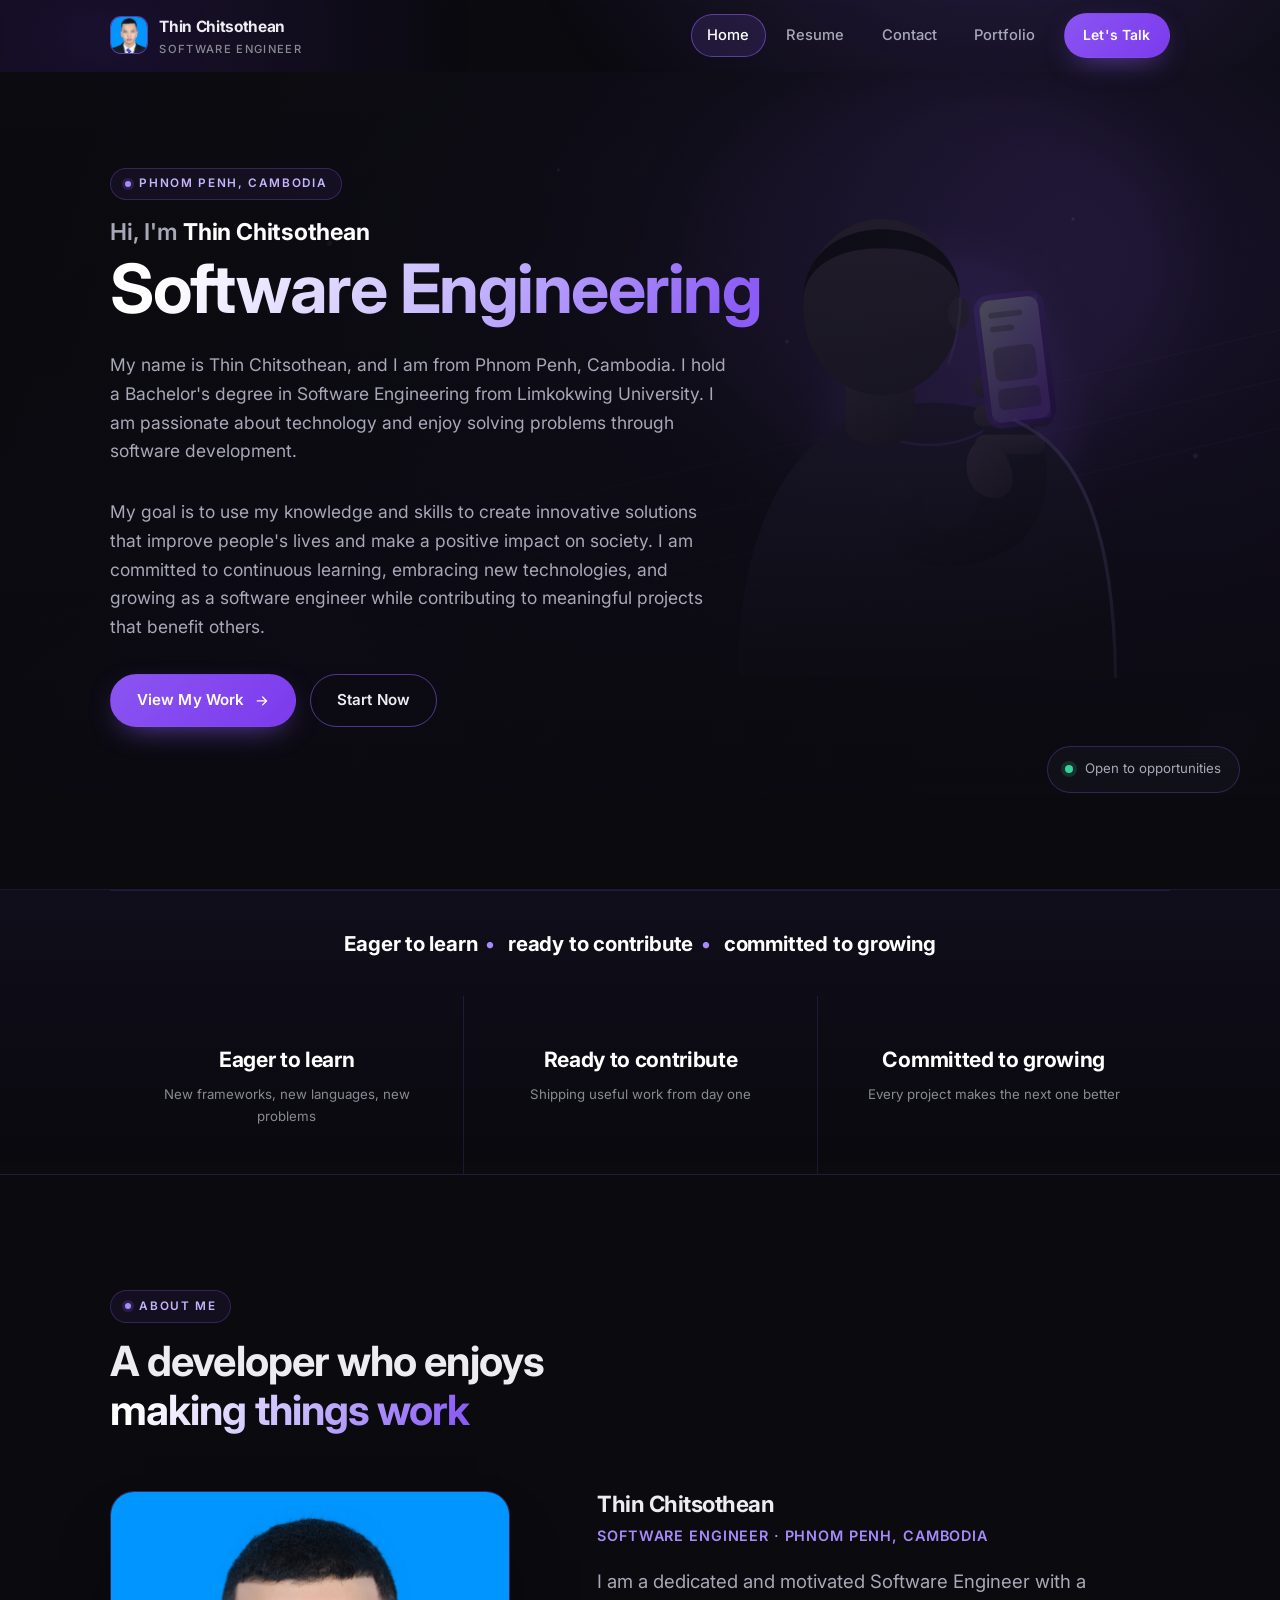
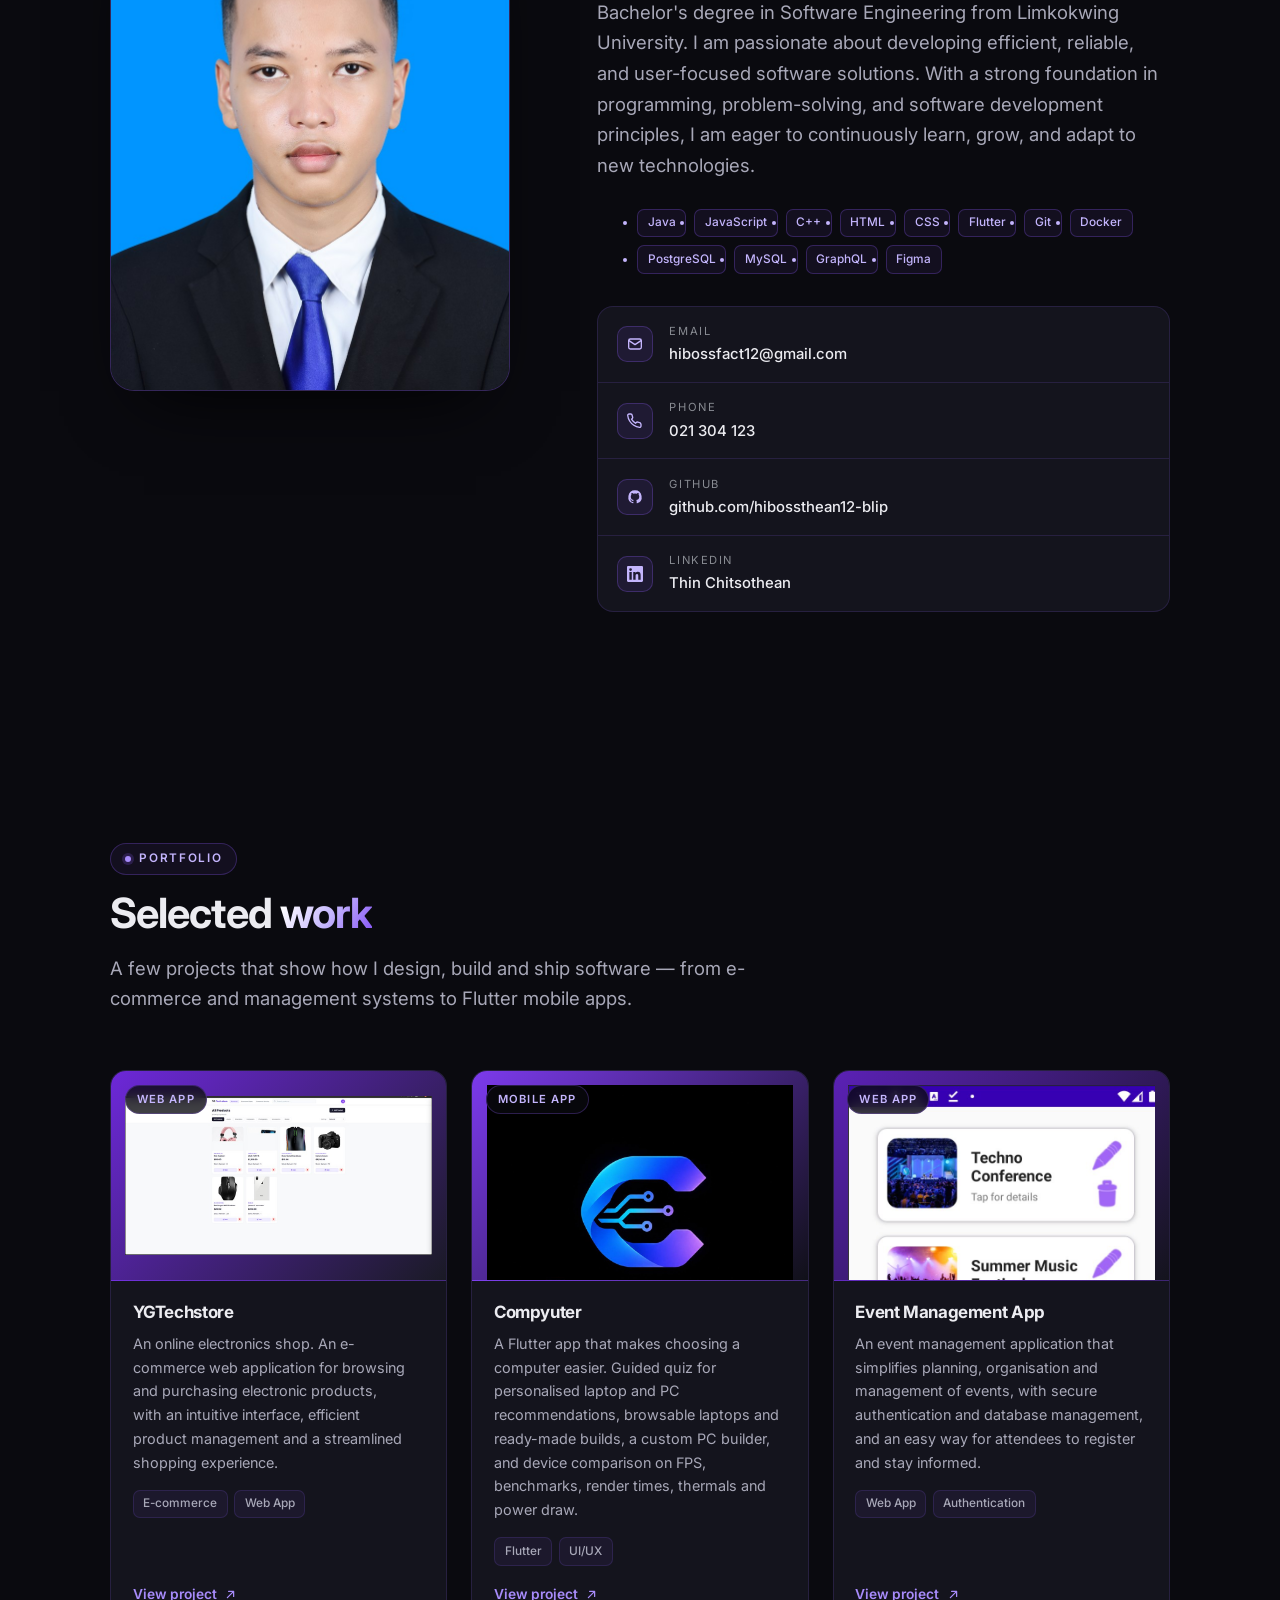
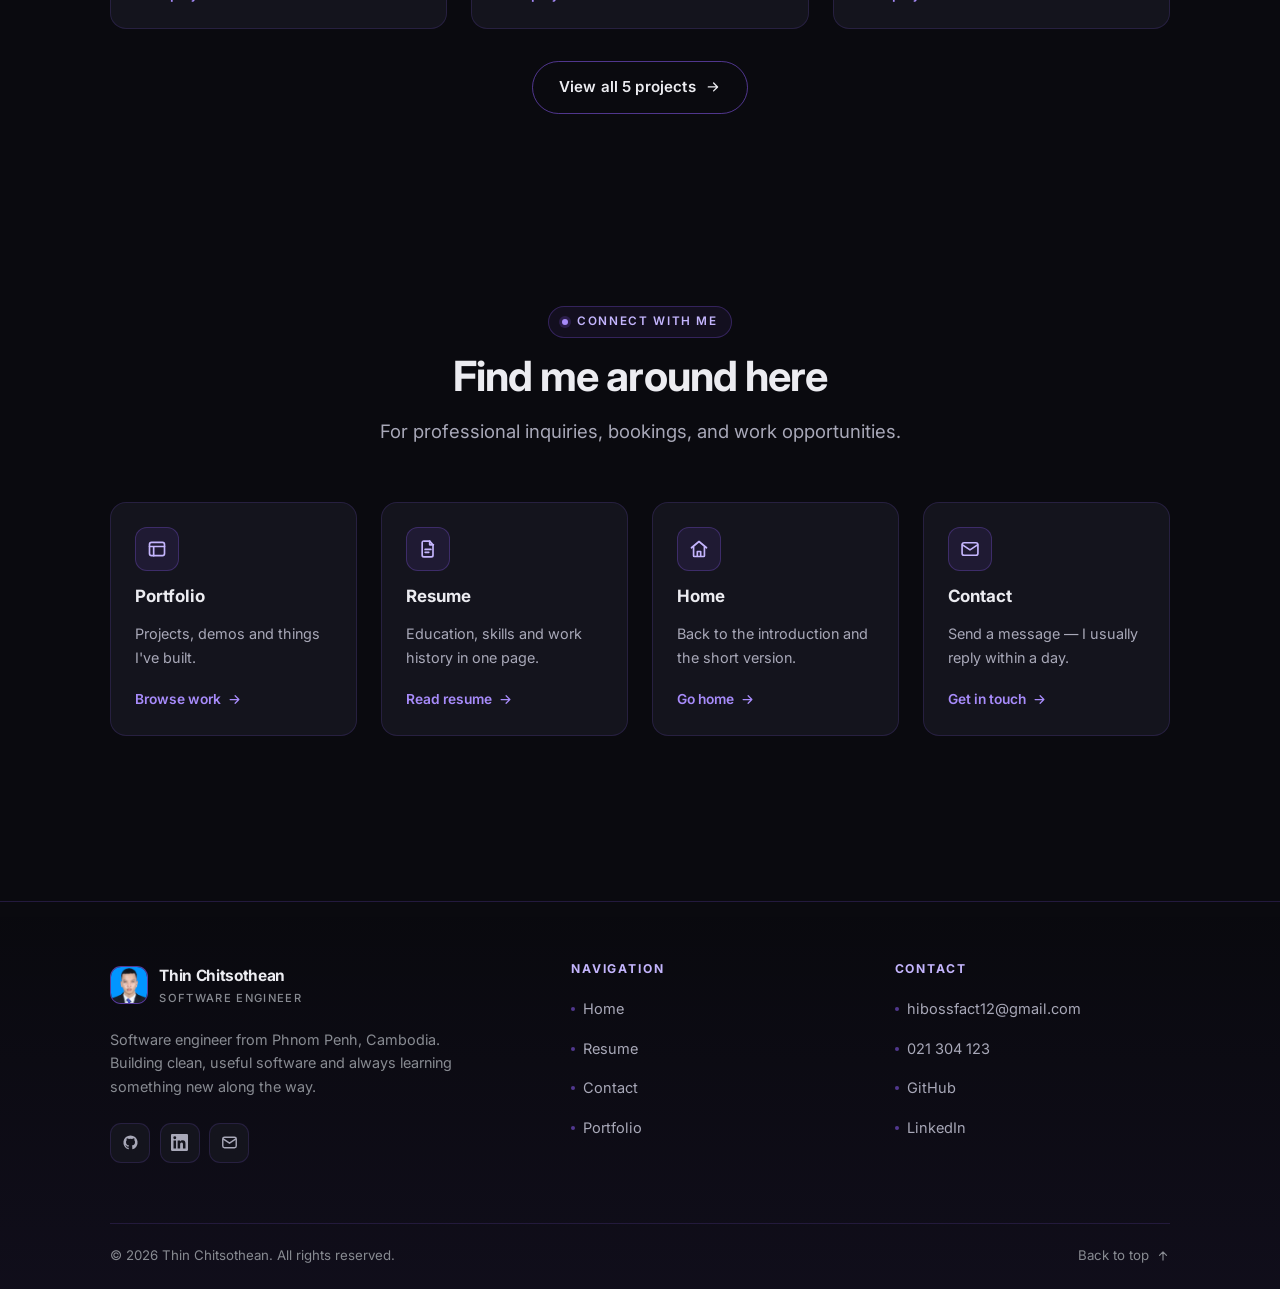
<file: index.html>
<!DOCTYPE html>
<html lang="en">
<head>
  <meta charset="UTF-8">
  <meta name="viewport" content="width=device-width, initial-scale=1">
  <title>Thin Chitsothean — Software Engineer | Portfolio &amp; CV</title>
  <meta name="description" content="Personal CV and portfolio of Thin Chitsothean, a software engineer from Phnom Penh, Cambodia. Bachelor's in Software Engineering from Limkokwing University, passionate about technology and problem-solving.">
  <meta name="author" content="Thin Chitsothean">
  <meta name="theme-color" content="#0a0a0f">

  <meta property="og:type" content="website">
  <meta property="og:title" content="Thin Chitsothean — Software Engineering">
  <meta property="og:description" content="Software engineer from Phnom Penh, Cambodia. Building innovative solutions with clean, thoughtful code.">
  <meta property="og:image" content="assets/images/hero-phone.svg">

  <link rel="icon" href="assets/images/favicon.svg" type="image/svg+xml">
  <link rel="preconnect" href="https://fonts.googleapis.com">
  <link rel="preconnect" href="https://fonts.gstatic.com" crossorigin>
  <link rel="stylesheet" href="https://fonts.googleapis.com/css2?family=Inter:wght@400;500;600;700;800&display=swap"
        media="print" onload="this.media='all'">
  <noscript><link rel="stylesheet" href="https://fonts.googleapis.com/css2?family=Inter:wght@400;500;600;700;800&display=swap"></noscript>
  <link rel="stylesheet" href="assets/css/styles.css">

  <!-- styles.css hides [data-reveal] until main.js reveals it. Without this,
       a browser with scripting disabled (or a main.js that never runs) would
       render a completely blank page. -->
  <noscript>
    <style>[data-reveal]{opacity:1!important;transform:none!important}</style>
  </noscript>
</head>

<body>
  <a class="skip-link" href="#main">Skip to content</a>

  <div class="page">

    <!-- ================= HEADER ================= -->
    <header class="site-header" data-header>
      <div class="container">
        <nav class="nav" aria-label="Main navigation">

          <a class="brand" href="index.html">
            <span class="brand__mark" aria-hidden="true"><img src="assets/images/brand.jpg" alt="" width="160" height="160"></span>
            <span>
              <span class="brand__name">Thin Chitsothean</span>
              <span class="brand__role">Software Engineer</span>
            </span>
          </a>

          <button class="nav__toggle" type="button"
                  data-nav-toggle aria-expanded="false" aria-controls="nav-menu" aria-label="Open menu">
            <span></span><span></span><span></span>
          </button>

          <div class="nav__menu" id="nav-menu" data-nav-menu>
            <ul class="nav__links">
              <li><a class="nav__link" href="index.html"     aria-current="page">Home</a></li>
              <li><a class="nav__link" href="resume.html">Resume</a></li>
              <li><a class="nav__link" href="contact.html">Contact</a></li>
              <li><a class="nav__link" href="portfolio.html">Portfolio</a></li>
            </ul>
            <a class="btn btn--primary btn--sm nav__cta" href="contact.html">Let's Talk</a>
          </div>

        </nav>
      </div>
    </header>

    <main id="main">

      <!-- ================= HERO ================= -->
      <section class="hero">
        <div class="hero__bg" aria-hidden="true"></div>
        <div class="hero__scrim" aria-hidden="true"></div>

        <div class="container hero__inner">
          <span class="eyebrow" data-reveal>Phnom Penh, Cambodia</span>

          <h1 class="hero__title" data-reveal style="--d:90ms">
            <span class="hero__name">Hi, I'm <strong>Thin Chitsothean</strong></span>
            <span class="grad-text">Software Engineering</span>
          </h1>

          <p class="hero__bio" data-reveal style="--d:180ms">
            My name is Thin Chitsothean, and I am from Phnom Penh, Cambodia. I hold a
            Bachelor's degree in Software Engineering from Limkokwing University. I am
            passionate about technology and enjoy solving problems through software
            development.
          </p>
          <p class="hero__bio" data-reveal style="--d:230ms">
            My goal is to use my knowledge and skills to create innovative solutions that
            improve people's lives and make a positive impact on society. I am committed to
            continuous learning, embracing new technologies, and growing as a software
            engineer while contributing to meaningful projects that benefit others.
          </p>

          <div class="btn-row" data-reveal style="--d:300ms">
            <a class="btn btn--primary" href="portfolio.html">
              View My Work
              <svg class="arrow" viewBox="0 0 24 24" fill="none" stroke="currentColor" stroke-width="2" stroke-linecap="round" stroke-linejoin="round" aria-hidden="true">
                <path d="M5 12h14M13 6l6 6-6 6"/>
              </svg>
            </a>
            <a class="btn btn--ghost" href="contact.html">Start Now</a>
          </div>

          <span class="scroll-hint" data-reveal style="--d:340ms">
            Scroll
            <svg viewBox="0 0 24 24" fill="none" stroke="currentColor" stroke-width="2" stroke-linecap="round" stroke-linejoin="round" aria-hidden="true">
              <path d="M12 5v14m0 0l-6-6m6 6l6-6"/>
            </svg>
          </span>
        </div>

        <p class="hero__badge" aria-hidden="true">
          <i></i> Open to opportunities
        </p>
      </section>

      <!-- ================= TAGLINE ================= -->
      <section class="tagline" aria-label="Personal motto">
        <div class="container">
          <p class="slogan" data-reveal>
            <b>Eager to learn</b><span class="dot">•</span>
            <b>ready to contribute</b><span class="dot">•</span>
            <b>committed to growing</b>
          </p>
        </div>

        <div class="container">
          <div class="tagline__grid" data-reveal-group>
            <div class="tagline__item">
              <span class="tagline__key">Eager to learn</span>
              <span class="tagline__val">New frameworks, new languages, new problems</span>
            </div>
            <div class="tagline__item">
              <span class="tagline__key">Ready to contribute</span>
              <span class="tagline__val">Shipping useful work from day one</span>
            </div>
            <div class="tagline__item">
              <span class="tagline__key">Committed to growing</span>
              <span class="tagline__val">Every project makes the next one better</span>
            </div>
          </div>
        </div>
      </section>

      <!-- ================= ABOUT ME ================= -->
      <section class="section" id="about" aria-labelledby="about-title">
        <div class="container">
          <div class="section-head" data-reveal>
            <span class="eyebrow">About me</span>
            <h2 id="about-title">A developer who enjoys <span class="grad-text">making things work</span></h2>
          </div>

          <div class="about__grid">

            <div class="photo-frame" data-reveal="left">
              <!-- 800x1028 source (from a 2067x2657 original), rendered into the
                   400px 4:5 frame with object-fit: cover. -->
              <img src="assets/images/me.jpg" alt="Portrait of Thin Chitsothean" width="800" height="1028" loading="lazy">
            </div>

            <div data-reveal="right">
              <h3 class="about__name">Thin Chitsothean</h3>
              <p class="about__role">Software Engineer · Phnom Penh, Cambodia</p>

              <p class="lead about__text">
                I am a dedicated and motivated Software Engineer with a Bachelor's degree in
                Software Engineering from Limkokwing University. I am passionate about
                developing efficient, reliable, and user-focused software solutions. With a
                strong foundation in programming, problem-solving, and software development
                principles, I am eager to continuously learn, grow, and adapt to new
                technologies.
              </p>

              <ul class="skills-inline" aria-label="Core skills">
                <li class="tag tag--stroke">Java</li>
                <li class="tag tag--stroke">JavaScript</li>
                <li class="tag tag--stroke">C++</li>
                <li class="tag tag--stroke">HTML</li>
                <li class="tag tag--stroke">CSS</li>
                <li class="tag tag--stroke">Flutter</li>
                <li class="tag tag--stroke">Git</li>
                <li class="tag tag--stroke">Docker</li>
                <li class="tag tag--stroke">PostgreSQL</li>
                <li class="tag tag--stroke">MySQL</li>
                <li class="tag tag--stroke">GraphQL</li>
                <li class="tag tag--stroke">Figma</li>
              </ul>

              <!-- Contact details -->
              <ul class="contact-list">
                <li class="contact-list__row">
                  <span class="contact-list__icon" aria-hidden="true">
                    <svg viewBox="0 0 24 24" fill="none" stroke="currentColor" stroke-width="2" stroke-linecap="round" stroke-linejoin="round">
                      <rect x="2.5" y="4.5" width="19" height="15" rx="2.5"/>
                      <path d="M3 7l9 6 9-6"/>
                    </svg>
                  </span>
                  <span>
                    <span class="contact-list__label">Email</span>
                    <a class="contact-list__value" href="mailto:hibossfact12@gmail.com">hibossfact12@gmail.com</a>
                  </span>
                </li>

                <li class="contact-list__row">
                  <span class="contact-list__icon" aria-hidden="true">
                    <svg viewBox="0 0 24 24" fill="none" stroke="currentColor" stroke-width="2" stroke-linecap="round" stroke-linejoin="round">
                      <path d="M21 16.9v2.6a2 2 0 01-2.2 2 19.6 19.6 0 01-8.6-3.1 19.3 19.3 0 01-6-6A19.6 19.6 0 011.1 3.7 2 2 0 013.1 1.5h2.6a2 2 0 012 1.7c.1 1 .4 1.9.7 2.8a2 2 0 01-.5 2.1L6.8 9.3a16 16 0 006 6l1.2-1.1a2 2 0 012.1-.5c.9.3 1.8.6 2.8.7a2 2 0 011.7 2z"/>
                    </svg>
                  </span>
                  <span>
                    <span class="contact-list__label">Phone</span>
                    <a class="contact-list__value" href="tel:+85521304123">021 304 123</a>
                  </span>
                </li>

                <li class="contact-list__row">
                  <span class="contact-list__icon" aria-hidden="true">
                    <svg viewBox="0 0 24 24" fill="currentColor" aria-hidden="true">
                      <path d="M12 2a10 10 0 00-3.16 19.49c.5.09.68-.22.68-.48v-1.7c-2.78.6-3.37-1.34-3.37-1.34-.45-1.16-1.11-1.47-1.11-1.47-.91-.62.07-.61.07-.61 1 .07 1.53 1.03 1.53 1.03.9 1.53 2.36 1.09 2.94.83.09-.65.35-1.09.63-1.34-2.22-.25-4.56-1.11-4.56-4.94 0-1.09.39-1.98 1.03-2.68-.1-.25-.45-1.27.1-2.64 0 0 .84-.27 2.75 1.02a9.5 9.5 0 015 0c1.91-1.29 2.75-1.02 2.75-1.02.55 1.37.2 2.39.1 2.64.64.7 1.03 1.59 1.03 2.68 0 3.84-2.34 4.68-4.57 4.93.36.31.68.92.68 1.85v2.74c0 .27.18.58.69.48A10 10 0 0012 2z"/>
                    </svg>
                  </span>
                  <span>
                    <span class="contact-list__label">GitHub</span>
                    <a class="contact-list__value" href="https://github.com/hibossthean12-blip" target="_blank" rel="noopener noreferrer">github.com/hibossthean12-blip</a>
                  </span>
                </li>

                <li class="contact-list__row">
                  <span class="contact-list__icon" aria-hidden="true">
                    <svg viewBox="0 0 24 24" fill="currentColor" aria-hidden="true">
                      <path d="M20.45 20.45h-3.55v-5.57c0-1.33-.03-3.04-1.85-3.04-1.86 0-2.14 1.45-2.14 2.94v5.67H9.36V9h3.41v1.56h.05a3.74 3.74 0 013.37-1.85c3.6 0 4.27 2.37 4.27 5.46v6.28zM5.34 7.43a2.07 2.07 0 110-4.14 2.07 2.07 0 010 4.14zM7.12 20.45H3.56V9h3.56v11.45zM22.22 0H1.77C.79 0 0 .77 0 1.73v20.54C0 23.23.79 24 1.77 24h20.45c.98 0 1.78-.77 1.78-1.73V1.73C24 .77 23.2 0 22.22 0z"/>
                    </svg>
                  </span>
                  <span>
                    <span class="contact-list__label">LinkedIn</span>
                    <a class="contact-list__value" href="https://www.linkedin.com/in/thin-chitsothean-270446420" target="_blank" rel="noopener noreferrer">Thin Chitsothean</a>
                  </span>
                </li>
              </ul>
            </div>

          </div>
        </div>
      </section>

      <!-- ================= SELECTED WORK ================= -->
      <section class="section" id="work" aria-labelledby="work-title">
        <div class="container">
          <div class="section-head" data-reveal>
            <span class="eyebrow">Portfolio</span>
            <h2 id="work-title">Selected <span class="grad-text">work</span></h2>
            <p class="lead">
              A few projects that show how I design, build and ship software — from
              e-commerce and management systems to Flutter mobile apps.
            </p>
          </div>

          <div class="grid grid--3" data-reveal-group>

            <article class="card project">
              <div class="project__thumb" style="background:linear-gradient(135deg,#6d28d9,#1a1a25)">
                <img src="assets/images/projects/ygtechstore.jpg" alt="YGTechstore online electronics shop interface" loading="lazy" decoding="async" width="1000" height="520">
                <span class="project__tag">Web App</span>
              </div>
              <div class="project__body">
                <h3 class="card__title">YGTechstore</h3>
                <p class="card__text">
                  An online electronics shop. An e-commerce web application for browsing and
                  purchasing electronic products, with an intuitive interface, efficient product
                  management and a streamlined shopping experience.
                </p>
                <div class="project__tags">
                  <span class="tag">E-commerce</span>
                  <span class="tag">Web App</span>
                </div>
                <a class="card__go" href="https://github.com/hibossthean12-blip/YGTechStore" target="_blank" rel="noopener noreferrer">
                  View project
                  <svg viewBox="0 0 24 24" fill="none" stroke="currentColor" stroke-width="2" stroke-linecap="round" stroke-linejoin="round" aria-hidden="true">
                    <path d="M7 17L17 7M9 7h8v8"/>
                  </svg>
                </a>
              </div>
            </article>

            <article class="card project">
              <!-- Portrait supplied by the site owner, standing in for the app UI. -->
              <div class="project__thumb" style="background:linear-gradient(135deg,#7c3aed,#101018)">
                <img src="assets/images/projects/compyuter.jpg" alt="Thin Chitsothean, developer of the Compyuter app" loading="lazy" decoding="async" width="1000" height="1000">
                <span class="project__tag">Mobile App</span>
              </div>
              <div class="project__body">
                <h3 class="card__title">Compyuter</h3>
                <p class="card__text">
                  A Flutter app that makes choosing a computer easier. Guided quiz for personalised
                  laptop and PC recommendations, browsable laptops and ready-made builds, a custom
                  PC builder, and device comparison on FPS, benchmarks, render times, thermals and
                  power draw.
                </p>
                <div class="project__tags">
                  <span class="tag">Flutter</span>
                  <span class="tag">UI/UX</span>
                </div>
                <a class="card__go" href="https://github.com/kimlayang085-lang/Compyuter" target="_blank" rel="noopener noreferrer">
                  View project
                  <svg viewBox="0 0 24 24" fill="none" stroke="currentColor" stroke-width="2" stroke-linecap="round" stroke-linejoin="round" aria-hidden="true">
                    <path d="M7 17L17 7M9 7h8v8"/>
                  </svg>
                </a>
              </div>
            </article>

            <article class="card project">
              <div class="project__thumb" style="background:linear-gradient(135deg,#5b21b6,#14141d)">
                <img src="assets/images/projects/event-management.jpg" alt="Event Management App interface" loading="lazy" decoding="async" width="702" height="1274">
                <span class="project__tag">Web App</span>
              </div>
              <div class="project__body">
                <h3 class="card__title">Event Management App</h3>
                <p class="card__text">
                  An event management application that simplifies planning, organisation and
                  management of events, with secure authentication and database management, and an
                  easy way for attendees to register and stay informed.
                </p>
                <div class="project__tags">
                  <span class="tag">Web App</span>
                  <span class="tag">Authentication</span>
                </div>
                <a class="card__go" href="https://github.com/hibossthean12-blip/Event-management-app-" target="_blank" rel="noopener noreferrer">
                  View project
                  <svg viewBox="0 0 24 24" fill="none" stroke="currentColor" stroke-width="2" stroke-linecap="round" stroke-linejoin="round" aria-hidden="true">
                    <path d="M7 17L17 7M9 7h8v8"/>
                  </svg>
                </a>
              </div>
            </article>

          </div>

          <div class="btn-row" style="justify-content:center;margin-top:2rem" data-reveal>
            <a class="btn btn--ghost" href="portfolio.html">
              View all 5 projects
              <svg class="arrow" viewBox="0 0 24 24" fill="none" stroke="currentColor" stroke-width="2" stroke-linecap="round" stroke-linejoin="round" aria-hidden="true">
                <path d="M5 12h14M13 6l6 6-6 6"/>
              </svg>
            </a>
          </div>
        </div>
      </section>

      <!-- ================= CONNECT WITH ME ================= -->
      <section class="section section--tight" id="connect" aria-labelledby="connect-title">
        <div class="container">
          <div class="section-head section-head--center" data-reveal>
            <span class="eyebrow">Connect with me</span>
            <h2 id="connect-title">Find me around here</h2>
            <p class="lead">For professional inquiries, bookings, and work opportunities.</p>
          </div>

          <div class="grid grid--4" data-reveal-group>
            <a class="card" href="portfolio.html">
              <span class="card__icon" aria-hidden="true">
                <svg viewBox="0 0 24 24" fill="none" stroke="currentColor" stroke-width="2" stroke-linecap="round" stroke-linejoin="round">
                  <rect x="3" y="4" width="18" height="16" rx="2.5"/>
                  <path d="M3 9h18M8 20V9"/>
                </svg>
              </span>
              <span class="card__title">Portfolio</span>
              <span class="card__text">Projects, demos and things I've built.</span>
              <span class="card__go">
                Browse work
                <svg viewBox="0 0 24 24" fill="none" stroke="currentColor" stroke-width="2" stroke-linecap="round" stroke-linejoin="round" aria-hidden="true">
                  <path d="M5 12h14M13 6l6 6-6 6"/>
                </svg>
              </span>
            </a>

            <a class="card" href="resume.html">
              <span class="card__icon" aria-hidden="true">
                <svg viewBox="0 0 24 24" fill="none" stroke="currentColor" stroke-width="2" stroke-linecap="round" stroke-linejoin="round">
                  <path d="M14 2.5H7.5A2 2 0 005 4.5v15a2 2 0 002 2h9a2 2 0 002-2V7z"/>
                  <path d="M14 2.5V7h4.5M8.5 12.5h7M8.5 16h4.5"/>
                </svg>
              </span>
              <span class="card__title">Resume</span>
              <span class="card__text">Education, skills and work history in one page.</span>
              <span class="card__go">
                Read resume
                <svg viewBox="0 0 24 24" fill="none" stroke="currentColor" stroke-width="2" stroke-linecap="round" stroke-linejoin="round" aria-hidden="true">
                  <path d="M5 12h14M13 6l6 6-6 6"/>
                </svg>
              </span>
            </a>

            <a class="card" href="index.html">
              <span class="card__icon" aria-hidden="true">
                <svg viewBox="0 0 24 24" fill="none" stroke="currentColor" stroke-width="2" stroke-linecap="round" stroke-linejoin="round">
                  <path d="M3 10.5L12 3l9 7.5"/>
                  <path d="M5.5 9.5V20a1 1 0 001 1h11a1 1 0 001-1V9.5M10 21v-6h4v6"/>
                </svg>
              </span>
              <span class="card__title">Home</span>
              <span class="card__text">Back to the introduction and the short version.</span>
              <span class="card__go">
                Go home
                <svg viewBox="0 0 24 24" fill="none" stroke="currentColor" stroke-width="2" stroke-linecap="round" stroke-linejoin="round" aria-hidden="true">
                  <path d="M5 12h14M13 6l6 6-6 6"/>
                </svg>
              </span>
            </a>

            <a class="card" href="contact.html">
              <span class="card__icon" aria-hidden="true">
                <svg viewBox="0 0 24 24" fill="none" stroke="currentColor" stroke-width="2" stroke-linecap="round" stroke-linejoin="round">
                  <rect x="2.5" y="4.5" width="19" height="15" rx="2.5"/>
                  <path d="M3 7l9 6 9-6"/>
                </svg>
              </span>
              <span class="card__title">Contact</span>
              <span class="card__text">Send a message — I usually reply within a day.</span>
              <span class="card__go">
                Get in touch
                <svg viewBox="0 0 24 24" fill="none" stroke="currentColor" stroke-width="2" stroke-linecap="round" stroke-linejoin="round" aria-hidden="true">
                  <path d="M5 12h14M13 6l6 6-6 6"/>
                </svg>
              </span>
            </a>
          </div>
        </div>
      </section>

    </main>

    <!-- ================= FOOTER ================= -->
    <footer class="site-footer">
      <div class="container">
        <div class="footer__grid">

          <div class="footer__about">
            <a class="brand" href="index.html">
              <span class="brand__mark" aria-hidden="true"><img src="assets/images/brand.jpg" alt="" width="160" height="160"></span>
              <span>
                <span class="brand__name">Thin Chitsothean</span>
                <span class="brand__role">Software Engineer</span>
              </span>
            </a>
            <p style="margin-top:1.1rem">
              Software engineer from Phnom Penh, Cambodia. Building clean, useful software
              and always learning something new along the way.
            </p>
            <div class="socials">
              <a class="social" href="https://github.com/hibossthean12-blip" target="_blank" rel="noopener noreferrer" aria-label="GitHub">
                <svg viewBox="0 0 24 24" fill="currentColor" aria-hidden="true">
                  <path d="M12 2a10 10 0 00-3.16 19.49c.5.09.68-.22.68-.48v-1.7c-2.78.6-3.37-1.34-3.37-1.34-.45-1.16-1.11-1.47-1.11-1.47-.91-.62.07-.61.07-.61 1 .07 1.53 1.03 1.53 1.03.9 1.53 2.36 1.09 2.94.83.09-.65.35-1.09.63-1.34-2.22-.25-4.56-1.11-4.56-4.94 0-1.09.39-1.98 1.03-2.68-.1-.25-.45-1.27.1-2.64 0 0 .84-.27 2.75 1.02a9.5 9.5 0 015 0c1.91-1.29 2.75-1.02 2.75-1.02.55 1.37.2 2.39.1 2.64.64.7 1.03 1.59 1.03 2.68 0 3.84-2.34 4.68-4.57 4.93.36.31.68.92.68 1.85v2.74c0 .27.18.58.69.48A10 10 0 0012 2z"/>
                </svg>
              </a>
              <a class="social" href="https://www.linkedin.com/in/thin-chitsothean-270446420" target="_blank" rel="noopener noreferrer" aria-label="LinkedIn">
                <svg viewBox="0 0 24 24" fill="currentColor" aria-hidden="true">
                  <path d="M20.45 20.45h-3.55v-5.57c0-1.33-.03-3.04-1.85-3.04-1.86 0-2.14 1.45-2.14 2.94v5.67H9.36V9h3.41v1.56h.05a3.74 3.74 0 013.37-1.85c3.6 0 4.27 2.37 4.27 5.46v6.28zM5.34 7.43a2.07 2.07 0 110-4.14 2.07 2.07 0 010 4.14zM7.12 20.45H3.56V9h3.56v11.45zM22.22 0H1.77C.79 0 0 .77 0 1.73v20.54C0 23.23.79 24 1.77 24h20.45c.98 0 1.78-.77 1.78-1.73V1.73C24 .77 23.2 0 22.22 0z"/>
                </svg>
              </a>
              <a class="social" href="mailto:hibossfact12@gmail.com" aria-label="Email">
                <svg viewBox="0 0 24 24" fill="none" stroke="currentColor" stroke-width="2" stroke-linecap="round" stroke-linejoin="round" aria-hidden="true">
                  <rect x="2.5" y="4.5" width="19" height="15" rx="2.5"/>
                  <path d="M3 7l9 6 9-6"/>
                </svg>
              </a>
            </div>
          </div>

          <nav class="footer__col" aria-label="Footer navigation">
            <h3>Navigation</h3>
            <ul class="footer__links">
              <li><a href="index.html">Home</a></li>
              <li><a href="resume.html">Resume</a></li>
              <li><a href="contact.html">Contact</a></li>
              <li><a href="portfolio.html">Portfolio</a></li>
            </ul>
          </nav>

          <div class="footer__col">
            <h3>Contact</h3>
            <ul class="footer__links">
              <li><a href="mailto:hibossfact12@gmail.com">hibossfact12@gmail.com</a></li>
              <li><a href="tel:+85521304123">021 304 123</a></li>
              <li><a href="https://github.com/hibossthean12-blip" target="_blank" rel="noopener noreferrer">GitHub</a></li>
              <li><a href="https://www.linkedin.com/in/thin-chitsothean-270446420" target="_blank" rel="noopener noreferrer">LinkedIn</a></li>
            </ul>
          </div>

        </div>

        <div class="footer__bar">
          <p>&copy; <span data-year>2026</span> Thin Chitsothean. All rights reserved.</p>
          <a class="to-top" href="#main">
            Back to top
            <svg viewBox="0 0 24 24" fill="none" stroke="currentColor" stroke-width="2" stroke-linecap="round" stroke-linejoin="round" aria-hidden="true">
              <path d="M12 19V5m0 0l-6 6m6-6l6 6"/>
            </svg>
          </a>
        </div>
      </div>
    </footer>

  </div>

  <script src="assets/js/main.js" defer></script>
</body>
</html>
</file>
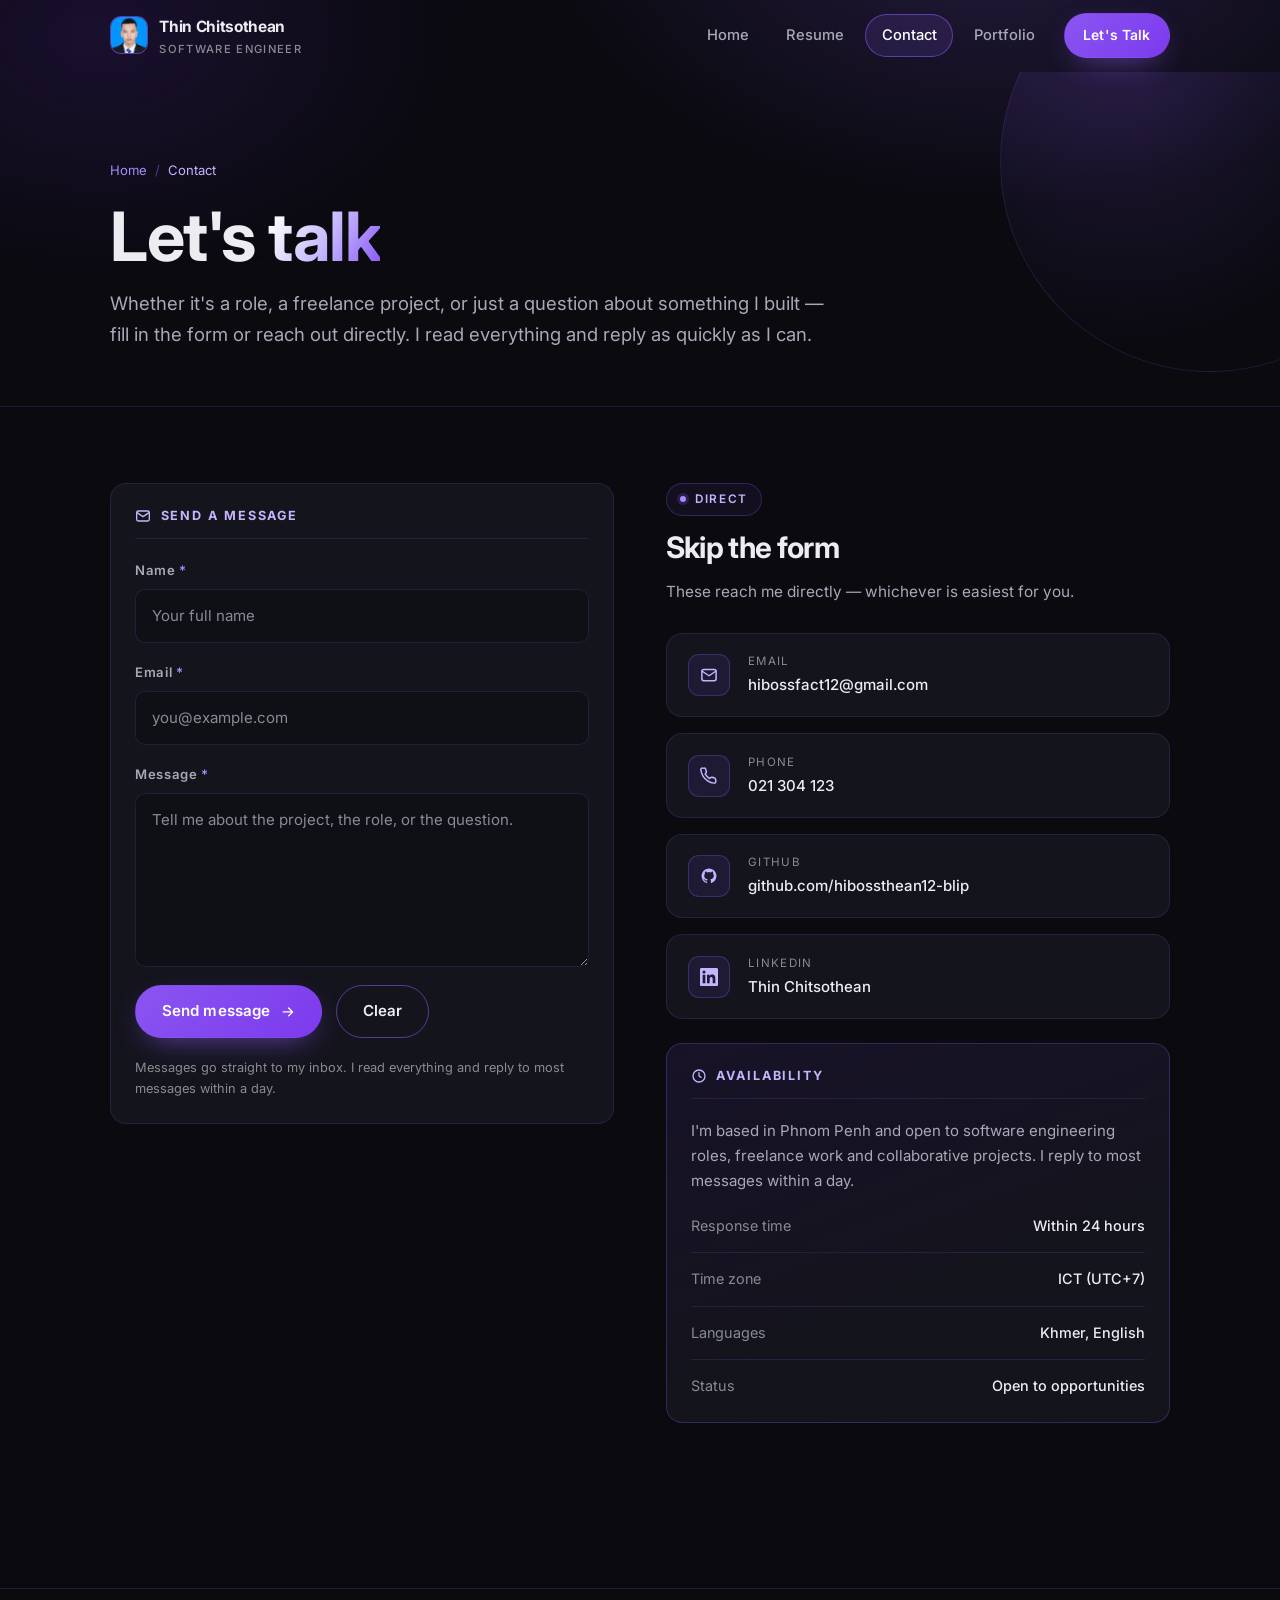
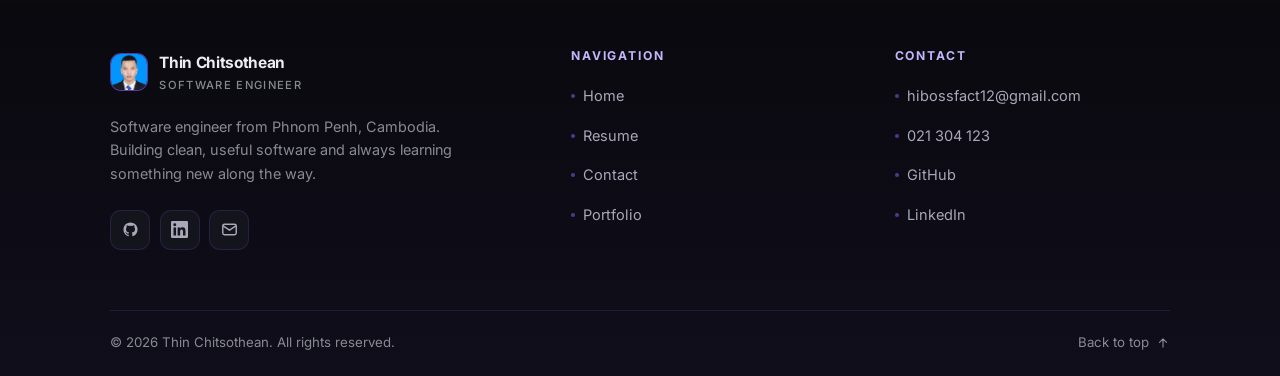
<file: contact.html>
<!DOCTYPE html>
<html lang="en">
<head>
  <meta charset="UTF-8">
  <meta name="viewport" content="width=device-width, initial-scale=1">
  <title>Contact — Thin Chitsothean | Software Engineer</title>
  <meta name="description" content="Get in touch with Thin Chitsothean, software engineer from Phnom Penh, Cambodia. Email hibossfact12@gmail.com or call 021 304 123.">
  <meta name="author" content="Thin Chitsothean">
  <meta name="theme-color" content="#0a0a0f">

  <link rel="icon" href="assets/images/favicon.svg" type="image/svg+xml">
  <link rel="preconnect" href="https://fonts.googleapis.com">
  <link rel="preconnect" href="https://fonts.gstatic.com" crossorigin>
  <link rel="stylesheet" href="https://fonts.googleapis.com/css2?family=Inter:wght@400;500;600;700;800&display=swap"
        media="print" onload="this.media='all'">
  <noscript><link rel="stylesheet" href="https://fonts.googleapis.com/css2?family=Inter:wght@400;500;600;700;800&display=swap"></noscript>
  <link rel="stylesheet" href="assets/css/styles.css">

  <!-- styles.css hides [data-reveal] until main.js reveals it. Without this,
       a browser with scripting disabled (or a main.js that never runs) would
       render a completely blank page. -->
  <noscript>
    <style>[data-reveal]{opacity:1!important;transform:none!important}</style>
  </noscript>
</head>

<body>
  <a class="skip-link" href="#main">Skip to content</a>

  <div class="page">

    <!-- ================= HEADER ================= -->
    <header class="site-header" data-header>
      <div class="container">
        <nav class="nav" aria-label="Main navigation">
          <a class="brand" href="index.html">
            <span class="brand__mark" aria-hidden="true"><img src="assets/images/brand.jpg" alt="" width="160" height="160"></span>
            <span>
              <span class="brand__name">Thin Chitsothean</span>
              <span class="brand__role">Software Engineer</span>
            </span>
          </a>

          <button class="nav__toggle" type="button"
                  data-nav-toggle aria-expanded="false" aria-controls="nav-menu" aria-label="Open menu">
            <span></span><span></span><span></span>
          </button>

          <div class="nav__menu" id="nav-menu" data-nav-menu>
            <ul class="nav__links">
              <li><a class="nav__link" href="index.html">Home</a></li>
              <li><a class="nav__link" href="resume.html">Resume</a></li>
              <li><a class="nav__link" href="contact.html" aria-current="page">Contact</a></li>
              <li><a class="nav__link" href="portfolio.html">Portfolio</a></li>
            </ul>
            <a class="btn btn--primary btn--sm nav__cta" href="#form">Let's Talk</a>
          </div>
        </nav>
      </div>
    </header>

    <main id="main">

      <!-- ================= PAGE HEADER ================= -->
      <section class="page-head">
        <div class="container">
          <ol class="breadcrumb" data-reveal>
            <li><a href="index.html">Home</a></li>
            <li><span aria-current="page">Contact</span></li>
          </ol>

          <h1 class="page-head__title" data-reveal style="--d:80ms">
            Let's <span class="grad-text">talk</span>
          </h1>

          <p class="lead" data-reveal style="--d:150ms">
            Whether it's a role, a freelance project, or just a question about something I
            built — fill in the form or reach out directly. I read everything and reply as
            quickly as I can.
          </p>
        </div>
      </section>

      <!-- ================= FORM + DETAILS ================= -->
      <section class="section section--tight">
        <div class="container">
          <div class="contact-layout">

            <!-- ---------- Form ---------- -->
            <div class="panel" id="form" data-reveal>
              <h2 class="panel__title">
                <svg viewBox="0 0 24 24" fill="none" stroke="currentColor" stroke-width="2" stroke-linecap="round" stroke-linejoin="round" aria-hidden="true">
                  <rect x="2.5" y="4.5" width="19" height="15" rx="2.5"/><path d="M3 7l9 6 9-6"/>
                </svg>
                Send a message
              </h2>

              <p class="form-status" role="status" aria-live="polite" data-form-status>
                <svg viewBox="0 0 24 24" fill="none" stroke="currentColor" stroke-width="2" stroke-linecap="round" stroke-linejoin="round" aria-hidden="true">
                  <circle cx="12" cy="12" r="9"/><path d="M12 8h.01M11 12h1v4h1"/>
                </svg>
                <span data-form-status-text></span>
              </p>

              <!-- The form has no backend: it validates in the browser, then opens the
                   visitor's own mail client with the message pre-filled and addressed
                   to data-mailto. That means it works on GitHub Pages with no server,
                   no API key and no third-party service. -->
              <form class="form" novalidate
                    data-contact-form
                    data-mailto="hibossfact12@gmail.com">

                <div class="field">
                  <label class="field__label" for="name">Name <span aria-hidden="true">*</span></label>
                  <input class="input" type="text" id="name" name="name"
                         placeholder="Your full name" autocomplete="name" required>
                  <p class="field__error" data-error-for="name"></p>
                </div>

                <div class="field">
                  <label class="field__label" for="email">Email <span aria-hidden="true">*</span></label>
                  <input class="input" type="email" id="email" name="email"
                         placeholder="you@example.com" autocomplete="email" required>
                  <p class="field__error" data-error-for="email"></p>
                </div>

                <div class="field">
                  <label class="field__label" for="message">Message <span aria-hidden="true">*</span></label>
                  <textarea class="textarea" id="message" name="message" rows="6"
                            placeholder="Tell me about the project, the role, or the question." required></textarea>
                  <p class="field__error" data-error-for="message"></p>
                </div>

                <div class="btn-row">
                  <button class="btn btn--primary" type="submit">
                    Send message
                    <svg class="arrow" viewBox="0 0 24 24" fill="none" stroke="currentColor" stroke-width="2" stroke-linecap="round" stroke-linejoin="round" aria-hidden="true">
                      <path d="M5 12h14M13 6l6 6-6 6"/>
                    </svg>
                  </button>
                  <button class="btn btn--ghost" type="reset">Clear</button>
                </div>

                <p class="form__note">
                  Messages go straight to my inbox. I read everything and reply to most
                  messages within a day.
                </p>

              </form>
            </div>

            <!-- ---------- Direct contact ---------- -->
            <div data-reveal="right">
              <div class="section-head" style="margin-bottom:1.75rem">
                <span class="eyebrow">Direct</span>
                <h2 style="font-size:clamp(1.4rem,2.6vw,1.85rem)">Skip the form</h2>
                <p class="lead" style="font-size:0.96rem">
                  These reach me directly — whichever is easiest for you.
                </p>
              </div>

              <div class="contact-cards">

                <a class="contact-card" href="mailto:hibossfact12@gmail.com">
                  <span class="contact-card__icon" aria-hidden="true">
                    <svg viewBox="0 0 24 24" fill="none" stroke="currentColor" stroke-width="2" stroke-linecap="round" stroke-linejoin="round">
                      <rect x="2.5" y="4.5" width="19" height="15" rx="2.5"/><path d="M3 7l9 6 9-6"/>
                    </svg>
                  </span>
                  <span>
                    <span class="contact-card__label">Email</span>
                    <span class="contact-card__value">hibossfact12@gmail.com</span>
                  </span>
                </a>

                <a class="contact-card" href="tel:+85521304123">
                  <span class="contact-card__icon" aria-hidden="true">
                    <svg viewBox="0 0 24 24" fill="none" stroke="currentColor" stroke-width="2" stroke-linecap="round" stroke-linejoin="round">
                      <path d="M21 16.9v2.6a2 2 0 01-2.2 2 19.6 19.6 0 01-8.6-3.1 19.3 19.3 0 01-6-6A19.6 19.6 0 011.1 3.7 2 2 0 013.1 1.5h2.6a2 2 0 012 1.7c.1 1 .4 1.9.7 2.8a2 2 0 01-.5 2.1L6.8 9.3a16 16 0 006 6l1.2-1.1a2 2 0 012.1-.5c.9.3 1.8.6 2.8.7a2 2 0 011.7 2z"/>
                    </svg>
                  </span>
                  <span>
                    <span class="contact-card__label">Phone</span>
                    <span class="contact-card__value">021 304 123</span>
                  </span>
                </a>

                <a class="contact-card" href="https://github.com/hibossthean12-blip" target="_blank" rel="noopener noreferrer">
                  <span class="contact-card__icon" aria-hidden="true">
                    <svg viewBox="0 0 24 24" fill="currentColor" aria-hidden="true">
                      <path d="M12 2a10 10 0 00-3.16 19.49c.5.09.68-.22.68-.48v-1.7c-2.78.6-3.37-1.34-3.37-1.34-.45-1.16-1.11-1.47-1.11-1.47-.91-.62.07-.61.07-.61 1 .07 1.53 1.03 1.53 1.03.9 1.53 2.36 1.09 2.94.83.09-.65.35-1.09.63-1.34-2.22-.25-4.56-1.11-4.56-4.94 0-1.09.39-1.98 1.03-2.68-.1-.25-.45-1.27.1-2.64 0 0 .84-.27 2.75 1.02a9.5 9.5 0 015 0c1.91-1.29 2.75-1.02 2.75-1.02.55 1.37.2 2.39.1 2.64.64.7 1.03 1.59 1.03 2.68 0 3.84-2.34 4.68-4.57 4.93.36.31.68.92.68 1.85v2.74c0 .27.18.58.69.48A10 10 0 0012 2z"/>
                    </svg>
                  </span>
                  <span>
                    <span class="contact-card__label">GitHub</span>
                    <span class="contact-card__value">github.com/hibossthean12-blip</span>
                  </span>
                </a>

                <a class="contact-card" href="https://www.linkedin.com/in/thin-chitsothean-270446420" target="_blank" rel="noopener noreferrer">
                  <span class="contact-card__icon" aria-hidden="true">
                    <svg viewBox="0 0 24 24" fill="currentColor" aria-hidden="true">
                      <path d="M20.45 20.45h-3.55v-5.57c0-1.33-.03-3.04-1.85-3.04-1.86 0-2.14 1.45-2.14 2.94v5.67H9.36V9h3.41v1.56h.05a3.74 3.74 0 013.37-1.85c3.6 0 4.27 2.37 4.27 5.46v6.28zM5.34 7.43a2.07 2.07 0 110-4.14 2.07 2.07 0 010 4.14zM7.12 20.45H3.56V9h3.56v11.45zM22.22 0H1.77C.79 0 0 .77 0 1.73v20.54C0 23.23.79 24 1.77 24h20.45c.98 0 1.78-.77 1.78-1.73V1.73C24 .77 23.2 0 22.22 0z"/>
                    </svg>
                  </span>
                  <span>
                    <span class="contact-card__label">LinkedIn</span>
                    <span class="contact-card__value">Thin Chitsothean</span>
                  </span>
                </a>

              </div>

              <div class="panel panel--accent" style="margin-top:1.5rem">
                <h2 class="panel__title">
                  <svg viewBox="0 0 24 24" fill="none" stroke="currentColor" stroke-width="2" stroke-linecap="round" stroke-linejoin="round" aria-hidden="true">
                    <circle cx="12" cy="12" r="9"/><path d="M12 7v5l3 2"/>
                  </svg>
                  Availability
                </h2>
                <p class="lead" style="font-size:0.94rem;margin-bottom:1.25rem">
                  I'm based in Phnom Penh and open to software engineering roles, freelance
                  work and collaborative projects. I reply to most messages within a day.
                </p>
                <ul class="fact-list">
                  <li class="fact-list__row"><span class="fact-list__key">Response time</span><span class="fact-list__val">Within 24 hours</span></li>
                  <li class="fact-list__row"><span class="fact-list__key">Time zone</span><span class="fact-list__val">ICT (UTC+7)</span></li>
                  <li class="fact-list__row"><span class="fact-list__key">Languages</span><span class="fact-list__val">Khmer, English</span></li>
                  <li class="fact-list__row"><span class="fact-list__key">Status</span><span class="fact-list__val">Open to opportunities</span></li>
                </ul>
              </div>

            </div>

          </div>
        </div>
      </section>

    </main>

    <!-- ================= FOOTER ================= -->
    <footer class="site-footer">
      <div class="container">
        <div class="footer__grid">
          <div class="footer__about">
            <a class="brand" href="index.html">
              <span class="brand__mark" aria-hidden="true"><img src="assets/images/brand.jpg" alt="" width="160" height="160"></span>
              <span>
                <span class="brand__name">Thin Chitsothean</span>
                <span class="brand__role">Software Engineer</span>
              </span>
            </a>
            <p style="margin-top:1.1rem">
              Software engineer from Phnom Penh, Cambodia. Building clean, useful software
              and always learning something new along the way.
            </p>
            <div class="socials">
              <a class="social" href="https://github.com/hibossthean12-blip" target="_blank" rel="noopener noreferrer" aria-label="GitHub">
                <svg viewBox="0 0 24 24" fill="currentColor" aria-hidden="true">
                  <path d="M12 2a10 10 0 00-3.16 19.49c.5.09.68-.22.68-.48v-1.7c-2.78.6-3.37-1.34-3.37-1.34-.45-1.16-1.11-1.47-1.11-1.47-.91-.62.07-.61.07-.61 1 .07 1.53 1.03 1.53 1.03.9 1.53 2.36 1.09 2.94.83.09-.65.35-1.09.63-1.34-2.22-.25-4.56-1.11-4.56-4.94 0-1.09.39-1.98 1.03-2.68-.1-.25-.45-1.27.1-2.64 0 0 .84-.27 2.75 1.02a9.5 9.5 0 015 0c1.91-1.29 2.75-1.02 2.75-1.02.55 1.37.2 2.39.1 2.64.64.7 1.03 1.59 1.03 2.68 0 3.84-2.34 4.68-4.57 4.93.36.31.68.92.68 1.85v2.74c0 .27.18.58.69.48A10 10 0 0012 2z"/>
                </svg>
              </a>
              <a class="social" href="https://www.linkedin.com/in/thin-chitsothean-270446420" target="_blank" rel="noopener noreferrer" aria-label="LinkedIn">
                <svg viewBox="0 0 24 24" fill="currentColor" aria-hidden="true">
                  <path d="M20.45 20.45h-3.55v-5.57c0-1.33-.03-3.04-1.85-3.04-1.86 0-2.14 1.45-2.14 2.94v5.67H9.36V9h3.41v1.56h.05a3.74 3.74 0 013.37-1.85c3.6 0 4.27 2.37 4.27 5.46v6.28zM5.34 7.43a2.07 2.07 0 110-4.14 2.07 2.07 0 010 4.14zM7.12 20.45H3.56V9h3.56v11.45zM22.22 0H1.77C.79 0 0 .77 0 1.73v20.54C0 23.23.79 24 1.77 24h20.45c.98 0 1.78-.77 1.78-1.73V1.73C24 .77 23.2 0 22.22 0z"/>
                </svg>
              </a>
              <a class="social" href="mailto:hibossfact12@gmail.com" aria-label="Email">
                <svg viewBox="0 0 24 24" fill="none" stroke="currentColor" stroke-width="2" stroke-linecap="round" stroke-linejoin="round" aria-hidden="true">
                  <rect x="2.5" y="4.5" width="19" height="15" rx="2.5"/><path d="M3 7l9 6 9-6"/>
                </svg>
              </a>
            </div>
          </div>

          <nav class="footer__col" aria-label="Footer navigation">
            <h3>Navigation</h3>
            <ul class="footer__links">
              <li><a href="index.html">Home</a></li>
              <li><a href="resume.html">Resume</a></li>
              <li><a href="contact.html">Contact</a></li>
              <li><a href="portfolio.html">Portfolio</a></li>
            </ul>
          </nav>

          <div class="footer__col">
            <h3>Contact</h3>
            <ul class="footer__links">
              <li><a href="mailto:hibossfact12@gmail.com">hibossfact12@gmail.com</a></li>
              <li><a href="tel:+85521304123">021 304 123</a></li>
              <li><a href="https://github.com/hibossthean12-blip" target="_blank" rel="noopener noreferrer">GitHub</a></li>
              <li><a href="https://www.linkedin.com/in/thin-chitsothean-270446420" target="_blank" rel="noopener noreferrer">LinkedIn</a></li>
            </ul>
          </div>
        </div>

        <div class="footer__bar">
          <p>&copy; <span data-year>2026</span> Thin Chitsothean. All rights reserved.</p>
          <a class="to-top" href="#main">
            Back to top
            <svg viewBox="0 0 24 24" fill="none" stroke="currentColor" stroke-width="2" stroke-linecap="round" stroke-linejoin="round" aria-hidden="true">
              <path d="M12 19V5m0 0l-6 6m6-6l6 6"/>
            </svg>
          </a>
        </div>
      </div>
    </footer>

  </div>

  <script src="assets/js/main.js" defer></script>
</body>
</html>
</file>
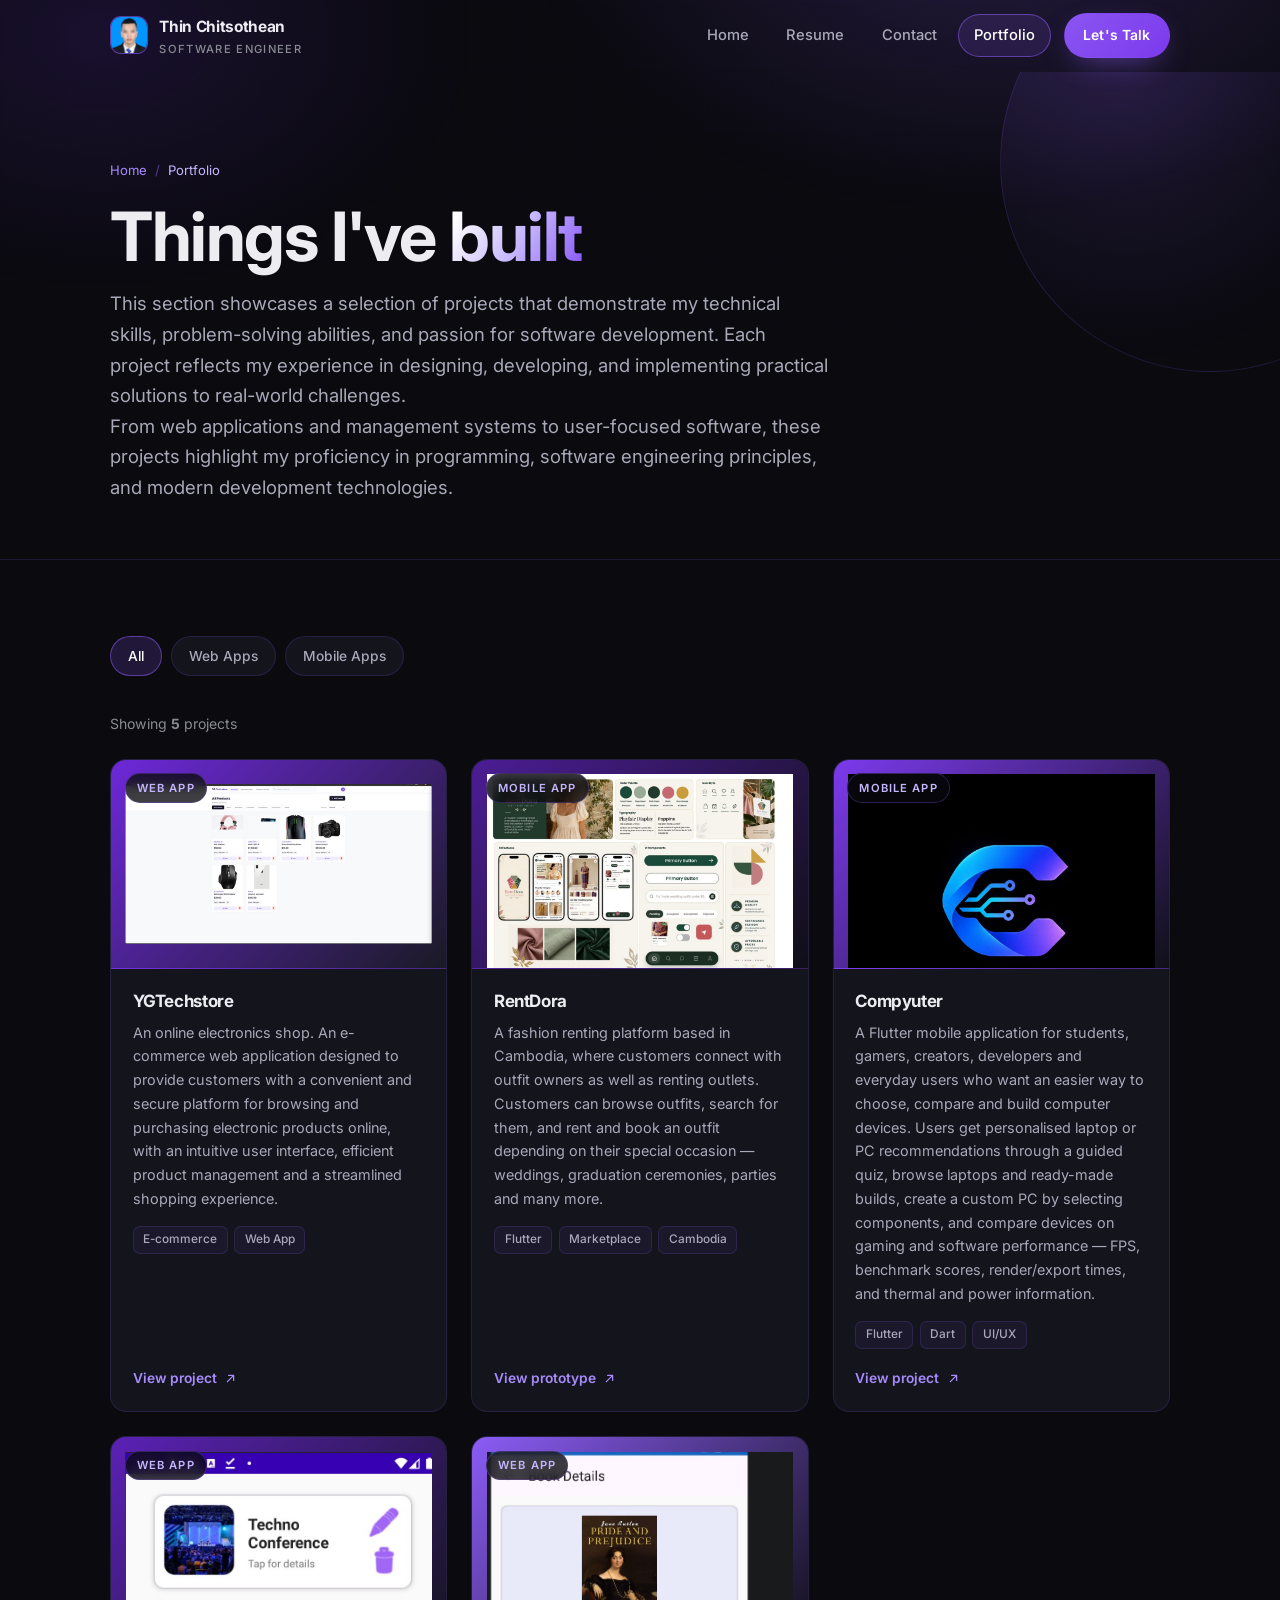
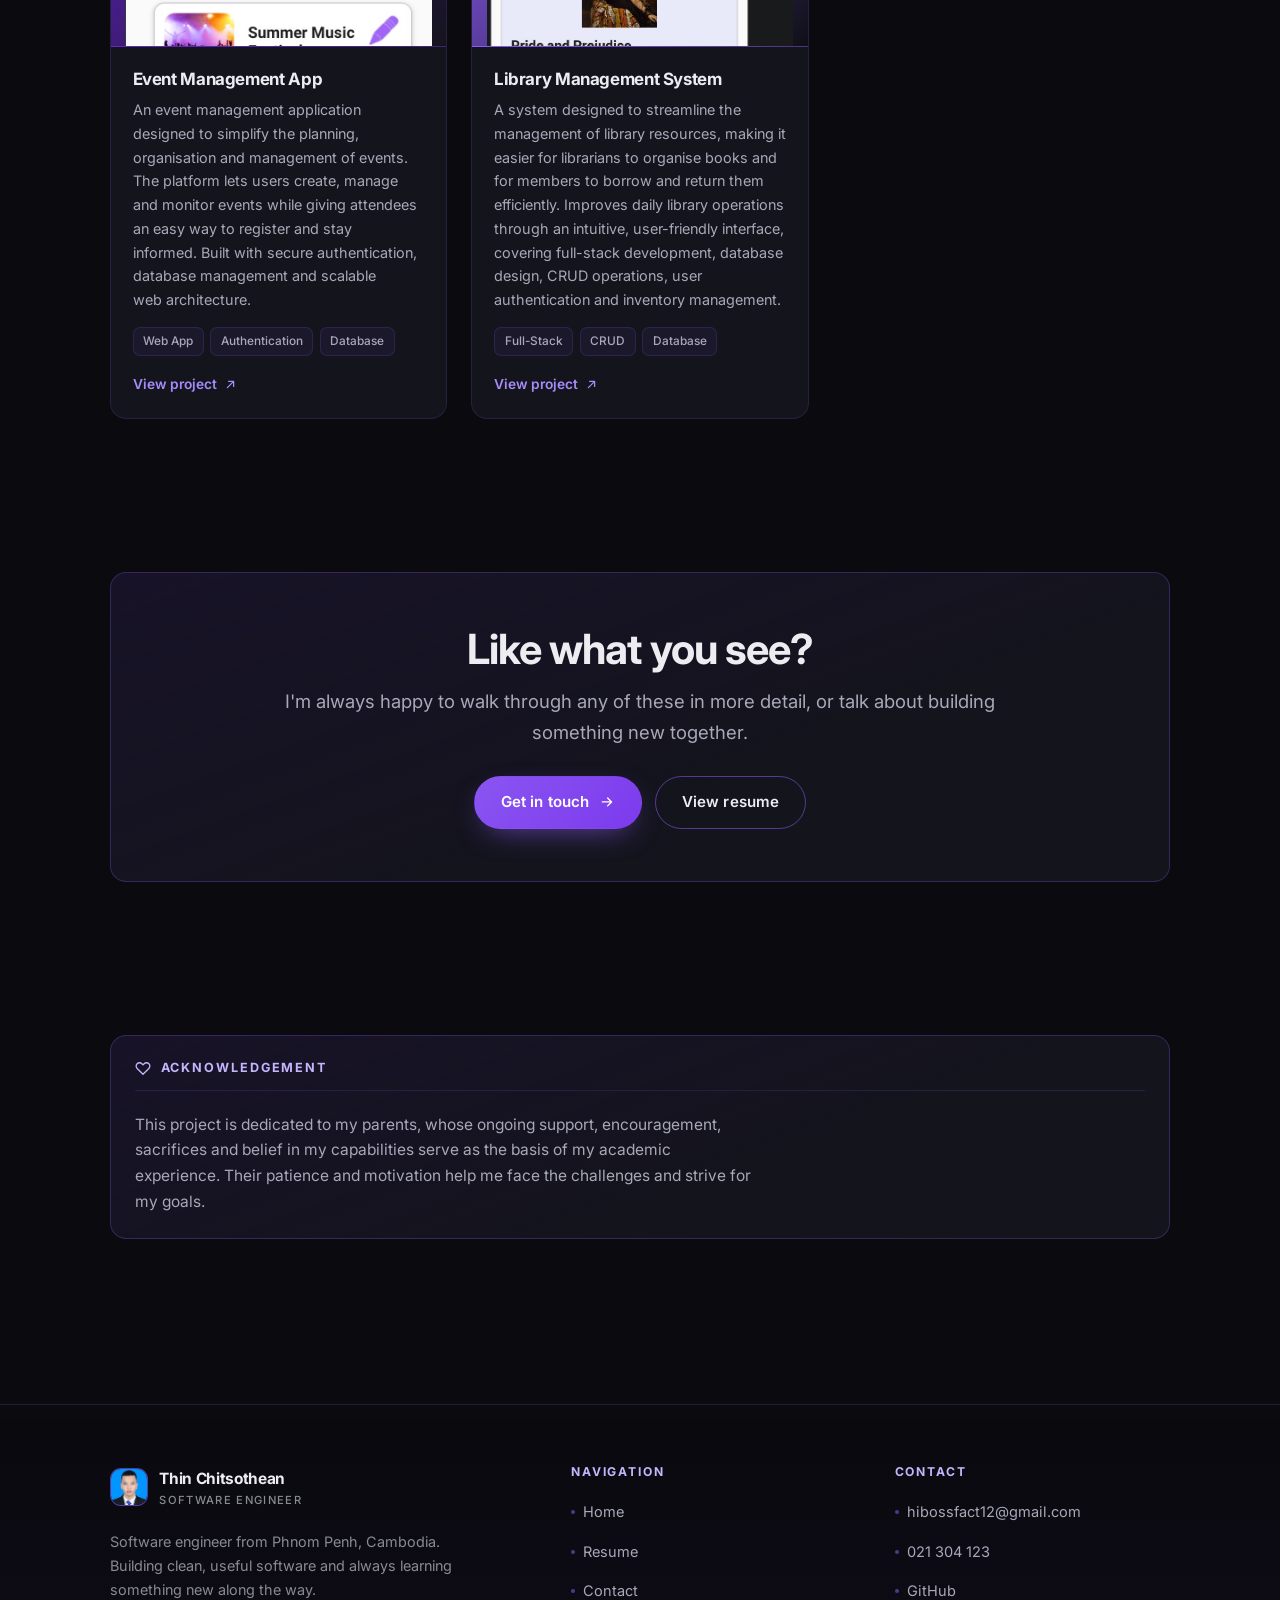
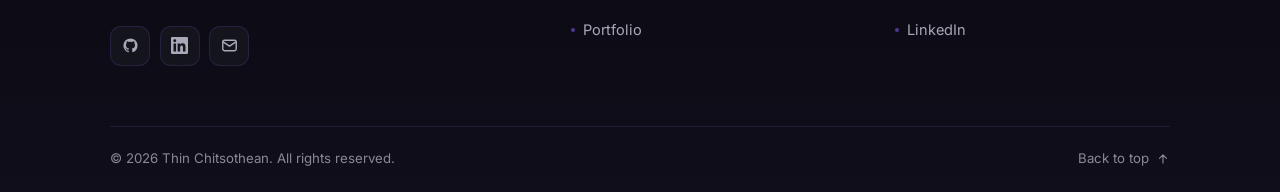
<file: portfolio.html>
<!DOCTYPE html>
<html lang="en">
<head>
  <meta charset="UTF-8">
  <meta name="viewport" content="width=device-width, initial-scale=1">
  <title>Portfolio — Thin Chitsothean | Software Engineer</title>
  <meta name="description" content="Selected projects by Thin Chitsothean, software engineer from Phnom Penh, Cambodia - web applications, management systems and Flutter mobile apps including YGTechstore, RentDora and Compyuter.">
  <meta name="author" content="Thin Chitsothean">
  <meta name="theme-color" content="#0a0a0f">

  <link rel="icon" href="assets/images/favicon.svg" type="image/svg+xml">
  <link rel="preconnect" href="https://fonts.googleapis.com">
  <link rel="preconnect" href="https://fonts.gstatic.com" crossorigin>
  <link rel="stylesheet" href="https://fonts.googleapis.com/css2?family=Inter:wght@400;500;600;700;800&display=swap"
        media="print" onload="this.media='all'">
  <noscript><link rel="stylesheet" href="https://fonts.googleapis.com/css2?family=Inter:wght@400;500;600;700;800&display=swap"></noscript>
  <link rel="stylesheet" href="assets/css/styles.css">

  <!-- styles.css hides [data-reveal] until main.js reveals it. Without this,
       a browser with scripting disabled (or a main.js that never runs) would
       render a completely blank page. -->
  <noscript>
    <style>[data-reveal]{opacity:1!important;transform:none!important}</style>
  </noscript>
</head>

<body>
  <a class="skip-link" href="#main">Skip to content</a>

  <div class="page">

    <!-- ================= HEADER ================= -->
    <header class="site-header" data-header>
      <div class="container">
        <nav class="nav" aria-label="Main navigation">
          <a class="brand" href="index.html">
            <span class="brand__mark" aria-hidden="true"><img src="assets/images/brand.jpg" alt="" width="160" height="160"></span>
            <span>
              <span class="brand__name">Thin Chitsothean</span>
              <span class="brand__role">Software Engineer</span>
            </span>
          </a>

          <button class="nav__toggle" type="button"
                  data-nav-toggle aria-expanded="false" aria-controls="nav-menu" aria-label="Open menu">
            <span></span><span></span><span></span>
          </button>

          <div class="nav__menu" id="nav-menu" data-nav-menu>
            <ul class="nav__links">
              <li><a class="nav__link" href="index.html">Home</a></li>
              <li><a class="nav__link" href="resume.html">Resume</a></li>
              <li><a class="nav__link" href="contact.html">Contact</a></li>
              <li><a class="nav__link" href="portfolio.html" aria-current="page">Portfolio</a></li>
            </ul>
            <a class="btn btn--primary btn--sm nav__cta" href="contact.html">Let's Talk</a>
          </div>
        </nav>
      </div>
    </header>

    <main id="main">

      <!-- ================= PAGE HEADER ================= -->
      <section class="page-head">
        <div class="container">
          <ol class="breadcrumb" data-reveal>
            <li><a href="index.html">Home</a></li>
            <li><span aria-current="page">Portfolio</span></li>
          </ol>

          <h1 class="page-head__title" data-reveal style="--d:80ms">
            Things I've <span class="grad-text">built</span>
          </h1>

          <p class="lead" data-reveal style="--d:150ms">
            This section showcases a selection of projects that demonstrate my technical
            skills, problem-solving abilities, and passion for software development. Each
            project reflects my experience in designing, developing, and implementing
            practical solutions to real-world challenges.
          </p>
          <p class="lead" data-reveal style="--d:210ms">
            From web applications and management systems to user-focused software, these
            projects highlight my proficiency in programming, software engineering principles,
            and modern development technologies.
          </p>
        </div>
      </section>

      <!-- ================= PROJECT GRID ================= -->
      <section class="section section--tight">
        <div class="container">

          <!-- Filter bar -->
          <div class="filter-bar" data-filter-bar data-reveal role="group" aria-label="Filter projects by category">
            <button class="chip" type="button" data-filter="all" aria-pressed="true">All</button>
            <button class="chip" type="button" data-filter="web" aria-pressed="false">Web Apps</button>
            <button class="chip" type="button" data-filter="mobile" aria-pressed="false">Mobile Apps</button>
          </div>

          <p class="muted" style="margin-bottom:1.5rem;font-size:0.88rem" data-reveal>
            Showing <strong data-filter-count>5</strong> projects
          </p>

          <div class="grid grid--3" data-reveal-group>

            <article class="card project" data-category="web">
              <div class="project__thumb" style="background:linear-gradient(135deg,#6d28d9,#1a1a25)">
                <img src="assets/images/projects/ygtechstore.jpg" alt="YGTechstore online electronics shop interface" loading="lazy" decoding="async" width="1000" height="520">
                <span class="project__tag">Web App</span>
              </div>
              <div class="project__body">
                <h3 class="card__title">YGTechstore</h3>
                <p class="card__text">
                  An online electronics shop. An e-commerce web application designed to provide
                  customers with a convenient and secure platform for browsing and purchasing
                  electronic products online, with an intuitive user interface, efficient
                  product management and a streamlined shopping experience.
                </p>
                <div class="project__tags">
                  <span class="tag">E-commerce</span>
                  <span class="tag">Web App</span>
                </div>
                <a class="card__go" href="https://github.com/hibossthean12-blip/YGTechStore" target="_blank" rel="noopener noreferrer">
                  View project
                  <svg viewBox="0 0 24 24" fill="none" stroke="currentColor" stroke-width="2" stroke-linecap="round" stroke-linejoin="round" aria-hidden="true">
                    <path d="M7 17L17 7M9 7h8v8"/>
                  </svg>
                </a>
              </div>
            </article>

            <article class="card project" data-category="mobile">
              <div class="project__thumb" style="background:linear-gradient(135deg,#4c1d95,#0f0f16)">
                <img src="assets/images/projects/rentdora.jpg" alt="RentDora fashion renting app interface" loading="lazy" decoding="async" width="1000" height="706">
                <span class="project__tag">Mobile App</span>
              </div>
              <div class="project__body">
                <h3 class="card__title">RentDora</h3>
                <p class="card__text">
                  A fashion renting platform based in Cambodia, where customers connect with
                  outfit owners as well as renting outlets. Customers can browse outfits, search
                  for them, and rent and book an outfit depending on their special occasion —
                  weddings, graduation ceremonies, parties and many more.
                </p>
                <div class="project__tags">
                  <span class="tag">Flutter</span>
                  <span class="tag">Marketplace</span>
                  <span class="tag">Cambodia</span>
                </div>
                <a class="card__go" href="https://www.figma.com/proto/mtU4DhAVRNtVS5KBLBMVsX/RentDora?node-id=734-369&amp;p=f&amp;t=vwqLT1HuCOFdno1d-1&amp;scaling=scale-down&amp;content-scaling=fixed&amp;page-id=0%3A1&amp;starting-point-node-id=734%3A369&amp;show-proto-sidebar=1" target="_blank" rel="noopener noreferrer">
                  View prototype
                  <svg viewBox="0 0 24 24" fill="none" stroke="currentColor" stroke-width="2" stroke-linecap="round" stroke-linejoin="round" aria-hidden="true">
                    <path d="M7 17L17 7M9 7h8v8"/>
                  </svg>
                </a>
              </div>
            </article>

            <article class="card project" data-category="mobile">
              <div class="project__thumb" style="background:linear-gradient(135deg,#7c3aed,#101018)">
                <img src="assets/images/projects/compyuter.jpg" alt="Thin Chitsothean, developer of the Compyuter app" loading="lazy" decoding="async" width="1000" height="1000">
                <span class="project__tag">Mobile App</span>
              </div>
              <div class="project__body">
                <h3 class="card__title">Compyuter</h3>
                <p class="card__text">
                  A Flutter mobile application for students, gamers, creators, developers and
                  everyday users who want an easier way to choose, compare and build computer
                  devices. Users get personalised laptop or PC recommendations through a guided
                  quiz, browse laptops and ready-made builds, create a custom PC by selecting
                  components, and compare devices on gaming and software performance — FPS,
                  benchmark scores, render/export times, and thermal and power information.
                </p>
                <div class="project__tags">
                  <span class="tag">Flutter</span>
                  <span class="tag">Dart</span>
                  <span class="tag">UI/UX</span>
                </div>
                <a class="card__go" href="https://github.com/kimlayang085-lang/Compyuter" target="_blank" rel="noopener noreferrer">
                  View project
                  <svg viewBox="0 0 24 24" fill="none" stroke="currentColor" stroke-width="2" stroke-linecap="round" stroke-linejoin="round" aria-hidden="true">
                    <path d="M7 17L17 7M9 7h8v8"/>
                  </svg>
                </a>
              </div>
            </article>

            <article class="card project" data-category="web">
              <div class="project__thumb" style="background:linear-gradient(135deg,#5b21b6,#14141d)">
                <img src="assets/images/projects/event-management.jpg" alt="Event Management App interface" loading="lazy" decoding="async" width="702" height="1274">
                <span class="project__tag">Web App</span>
              </div>
              <div class="project__body">
                <h3 class="card__title">Event Management App</h3>
                <p class="card__text">
                  An event management application designed to simplify the planning,
                  organisation and management of events. The platform lets users create, manage
                  and monitor events while giving attendees an easy way to register and stay
                  informed. Built with secure authentication, database management and scalable
                  web architecture.
                </p>
                <div class="project__tags">
                  <span class="tag">Web App</span>
                  <span class="tag">Authentication</span>
                  <span class="tag">Database</span>
                </div>
                <a class="card__go" href="https://github.com/hibossthean12-blip/Event-management-app-" target="_blank" rel="noopener noreferrer">
                  View project
                  <svg viewBox="0 0 24 24" fill="none" stroke="currentColor" stroke-width="2" stroke-linecap="round" stroke-linejoin="round" aria-hidden="true">
                    <path d="M7 17L17 7M9 7h8v8"/>
                  </svg>
                </a>
              </div>
            </article>

            <article class="card project" data-category="web">
              <div class="project__thumb" style="background:linear-gradient(135deg,#8b5cf6,#0f0f16)">
                <img src="assets/images/projects/library.jpg" alt="Library Management System interface" loading="lazy" decoding="async" width="683" height="1191">
                <span class="project__tag">Web App</span>
              </div>
              <div class="project__body">
                <h3 class="card__title">Library Management System</h3>
                <p class="card__text">
                  A system designed to streamline the management of library resources, making it
                  easier for librarians to organise books and for members to borrow and return
                  them efficiently. Improves daily library operations through an intuitive,
                  user-friendly interface, covering full-stack development, database design, CRUD
                  operations, user authentication and inventory management.
                </p>
                <div class="project__tags">
                  <span class="tag">Full-Stack</span>
                  <span class="tag">CRUD</span>
                  <span class="tag">Database</span>
                </div>
                <a class="card__go" href="https://github.com/kimlayang085-lang/Library_Management" target="_blank" rel="noopener noreferrer">
                  View project
                  <svg viewBox="0 0 24 24" fill="none" stroke="currentColor" stroke-width="2" stroke-linecap="round" stroke-linejoin="round" aria-hidden="true">
                    <path d="M7 17L17 7M9 7h8v8"/>
                  </svg>
                </a>
              </div>
            </article>

          </div>

          <p class="empty-note" data-filter-empty hidden style="margin-top:1.5rem">
            No projects in that category yet — try another filter.
          </p>

        </div>
      </section>

      <!-- ================= CTA ================= -->
      <section class="section section--tight">
        <div class="container">
          <div class="panel panel--accent" data-reveal style="text-align:center;padding:clamp(2rem,5vw,3.25rem)">
            <h2 style="margin-bottom:0.75rem">Like what you see?</h2>
            <p class="lead" style="margin:0 auto 1.75rem">
              I'm always happy to walk through any of these in more detail, or talk about
              building something new together.
            </p>
            <div class="btn-row" style="justify-content:center">
              <a class="btn btn--primary" href="contact.html">
                Get in touch
                <svg class="arrow" viewBox="0 0 24 24" fill="none" stroke="currentColor" stroke-width="2" stroke-linecap="round" stroke-linejoin="round" aria-hidden="true">
                  <path d="M5 12h14M13 6l6 6-6 6"/>
                </svg>
              </a>
              <a class="btn btn--ghost" href="resume.html">View resume</a>
            </div>
          </div>
        </div>
      </section>

      <!-- ================= ACKNOWLEDGEMENT ================= -->
      <section class="section section--tight">
        <div class="container">
          <div class="panel panel--accent" data-reveal>
            <h2 class="panel__title">
              <svg viewBox="0 0 24 24" fill="none" stroke="currentColor" stroke-width="2" stroke-linecap="round" stroke-linejoin="round" aria-hidden="true">
                <path d="M20.8 5.6a5 5 0 00-7.1 0L12 7.3l-1.7-1.7a5 5 0 10-7.1 7.1l8.8 8.8 8.8-8.8a5 5 0 000-7.1z"/>
              </svg>
              Acknowledgement
            </h2>
            <p class="lead" style="font-size:0.97rem">
              This project is dedicated to my parents, whose ongoing support, encouragement,
              sacrifices and belief in my capabilities serve as the basis of my academic
              experience. Their patience and motivation help me face the challenges and strive
              for my goals.
            </p>
          </div>
        </div>
      </section>

    </main>

    <!-- ================= FOOTER ================= -->
    <footer class="site-footer">
      <div class="container">
        <div class="footer__grid">
          <div class="footer__about">
            <a class="brand" href="index.html">
              <span class="brand__mark" aria-hidden="true"><img src="assets/images/brand.jpg" alt="" width="160" height="160"></span>
              <span>
                <span class="brand__name">Thin Chitsothean</span>
                <span class="brand__role">Software Engineer</span>
              </span>
            </a>
            <p style="margin-top:1.1rem">
              Software engineer from Phnom Penh, Cambodia. Building clean, useful software
              and always learning something new along the way.
            </p>
            <div class="socials">
              <a class="social" href="https://github.com/hibossthean12-blip" target="_blank" rel="noopener noreferrer" aria-label="GitHub">
                <svg viewBox="0 0 24 24" fill="currentColor" aria-hidden="true">
                  <path d="M12 2a10 10 0 00-3.16 19.49c.5.09.68-.22.68-.48v-1.7c-2.78.6-3.37-1.34-3.37-1.34-.45-1.16-1.11-1.47-1.11-1.47-.91-.62.07-.61.07-.61 1 .07 1.53 1.03 1.53 1.03.9 1.53 2.36 1.09 2.94.83.09-.65.35-1.09.63-1.34-2.22-.25-4.56-1.11-4.56-4.94 0-1.09.39-1.98 1.03-2.68-.1-.25-.45-1.27.1-2.64 0 0 .84-.27 2.75 1.02a9.5 9.5 0 015 0c1.91-1.29 2.75-1.02 2.75-1.02.55 1.37.2 2.39.1 2.64.64.7 1.03 1.59 1.03 2.68 0 3.84-2.34 4.68-4.57 4.93.36.31.68.92.68 1.85v2.74c0 .27.18.58.69.48A10 10 0 0012 2z"/>
                </svg>
              </a>
              <a class="social" href="https://www.linkedin.com/in/thin-chitsothean-270446420" target="_blank" rel="noopener noreferrer" aria-label="LinkedIn">
                <svg viewBox="0 0 24 24" fill="currentColor" aria-hidden="true">
                  <path d="M20.45 20.45h-3.55v-5.57c0-1.33-.03-3.04-1.85-3.04-1.86 0-2.14 1.45-2.14 2.94v5.67H9.36V9h3.41v1.56h.05a3.74 3.74 0 013.37-1.85c3.6 0 4.27 2.37 4.27 5.46v6.28zM5.34 7.43a2.07 2.07 0 110-4.14 2.07 2.07 0 010 4.14zM7.12 20.45H3.56V9h3.56v11.45zM22.22 0H1.77C.79 0 0 .77 0 1.73v20.54C0 23.23.79 24 1.77 24h20.45c.98 0 1.78-.77 1.78-1.73V1.73C24 .77 23.2 0 22.22 0z"/>
                </svg>
              </a>
              <a class="social" href="mailto:hibossfact12@gmail.com" aria-label="Email">
                <svg viewBox="0 0 24 24" fill="none" stroke="currentColor" stroke-width="2" stroke-linecap="round" stroke-linejoin="round" aria-hidden="true">
                  <rect x="2.5" y="4.5" width="19" height="15" rx="2.5"/><path d="M3 7l9 6 9-6"/>
                </svg>
              </a>
            </div>
          </div>

          <nav class="footer__col" aria-label="Footer navigation">
            <h3>Navigation</h3>
            <ul class="footer__links">
              <li><a href="index.html">Home</a></li>
              <li><a href="resume.html">Resume</a></li>
              <li><a href="contact.html">Contact</a></li>
              <li><a href="portfolio.html">Portfolio</a></li>
            </ul>
          </nav>

          <div class="footer__col">
            <h3>Contact</h3>
            <ul class="footer__links">
              <li><a href="mailto:hibossfact12@gmail.com">hibossfact12@gmail.com</a></li>
              <li><a href="tel:+85521304123">021 304 123</a></li>
              <li><a href="https://github.com/hibossthean12-blip" target="_blank" rel="noopener noreferrer">GitHub</a></li>
              <li><a href="https://www.linkedin.com/in/thin-chitsothean-270446420" target="_blank" rel="noopener noreferrer">LinkedIn</a></li>
            </ul>
          </div>
        </div>

        <div class="footer__bar">
          <p>&copy; <span data-year>2026</span> Thin Chitsothean. All rights reserved.</p>
          <a class="to-top" href="#main">
            Back to top
            <svg viewBox="0 0 24 24" fill="none" stroke="currentColor" stroke-width="2" stroke-linecap="round" stroke-linejoin="round" aria-hidden="true">
              <path d="M12 19V5m0 0l-6 6m6-6l6 6"/>
            </svg>
          </a>
        </div>
      </div>
    </footer>

  </div>

  <script src="assets/js/main.js" defer></script>
</body>
</html>
</file>
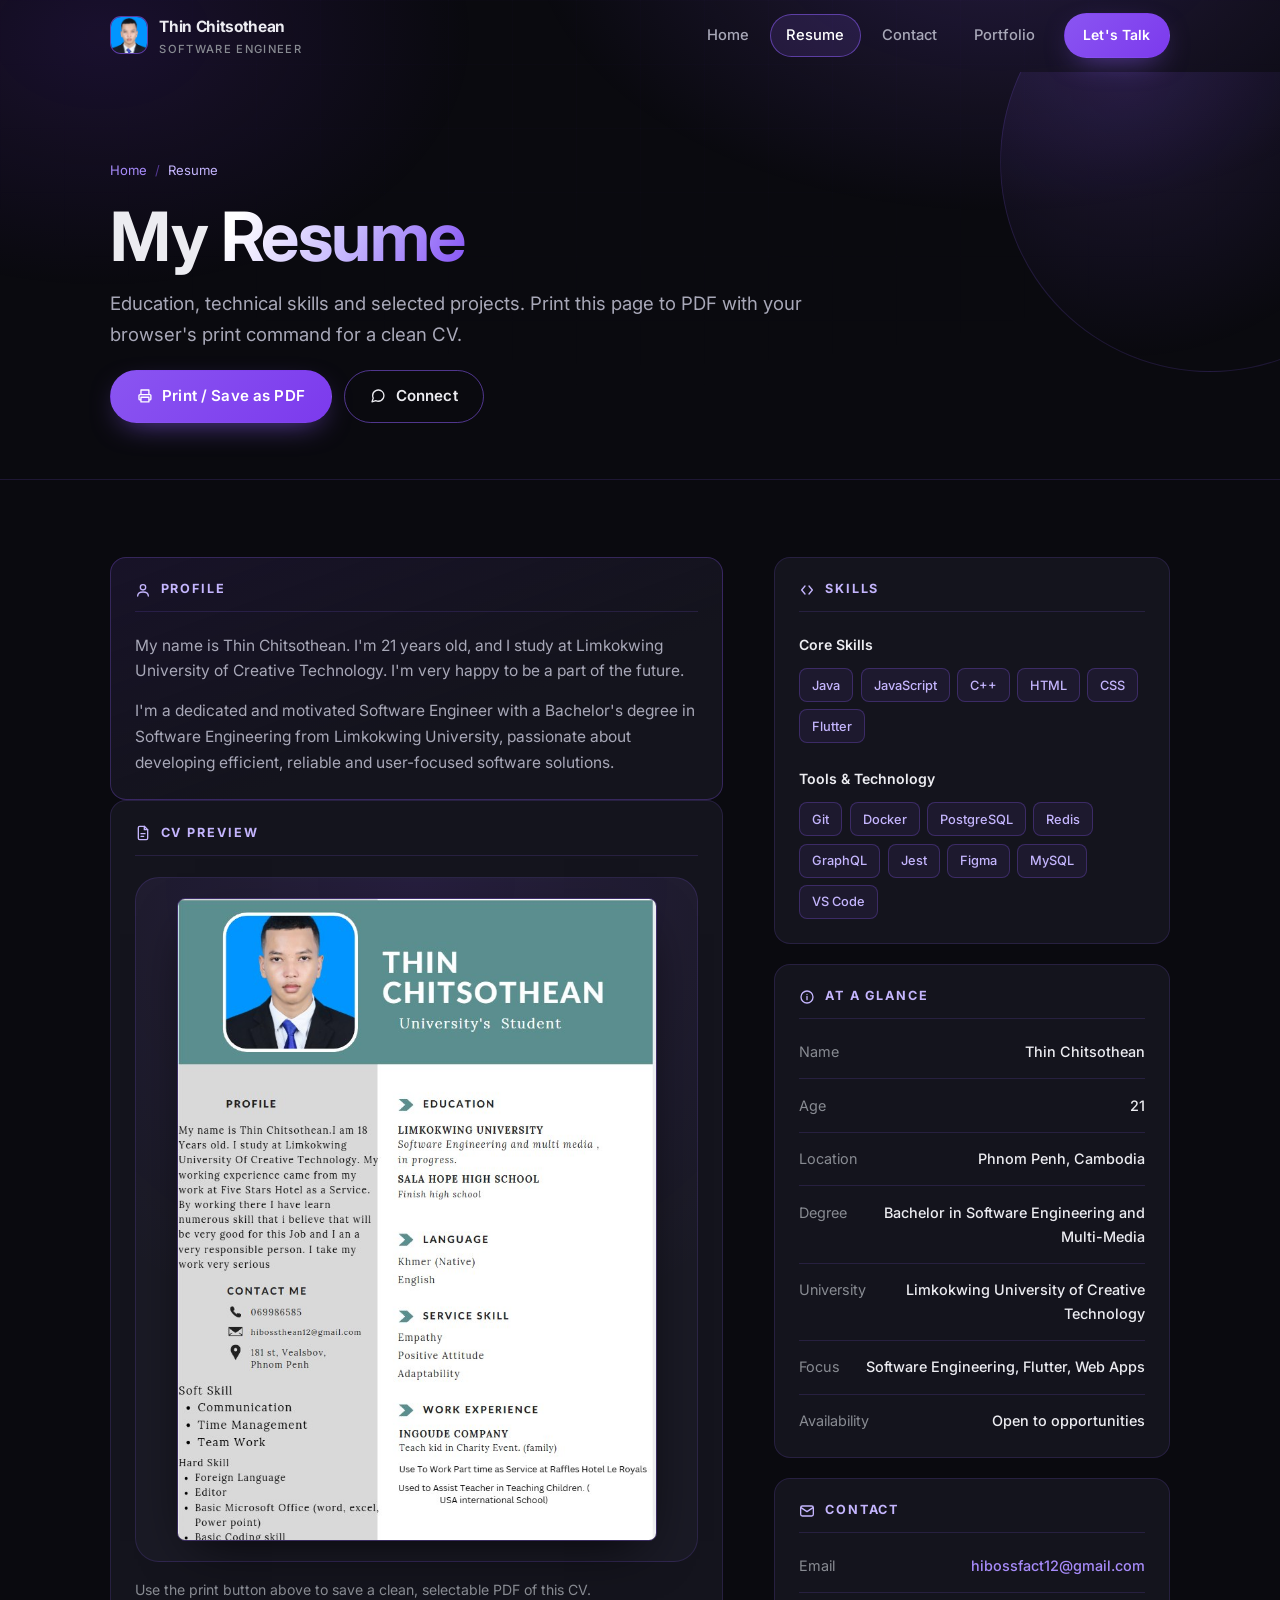
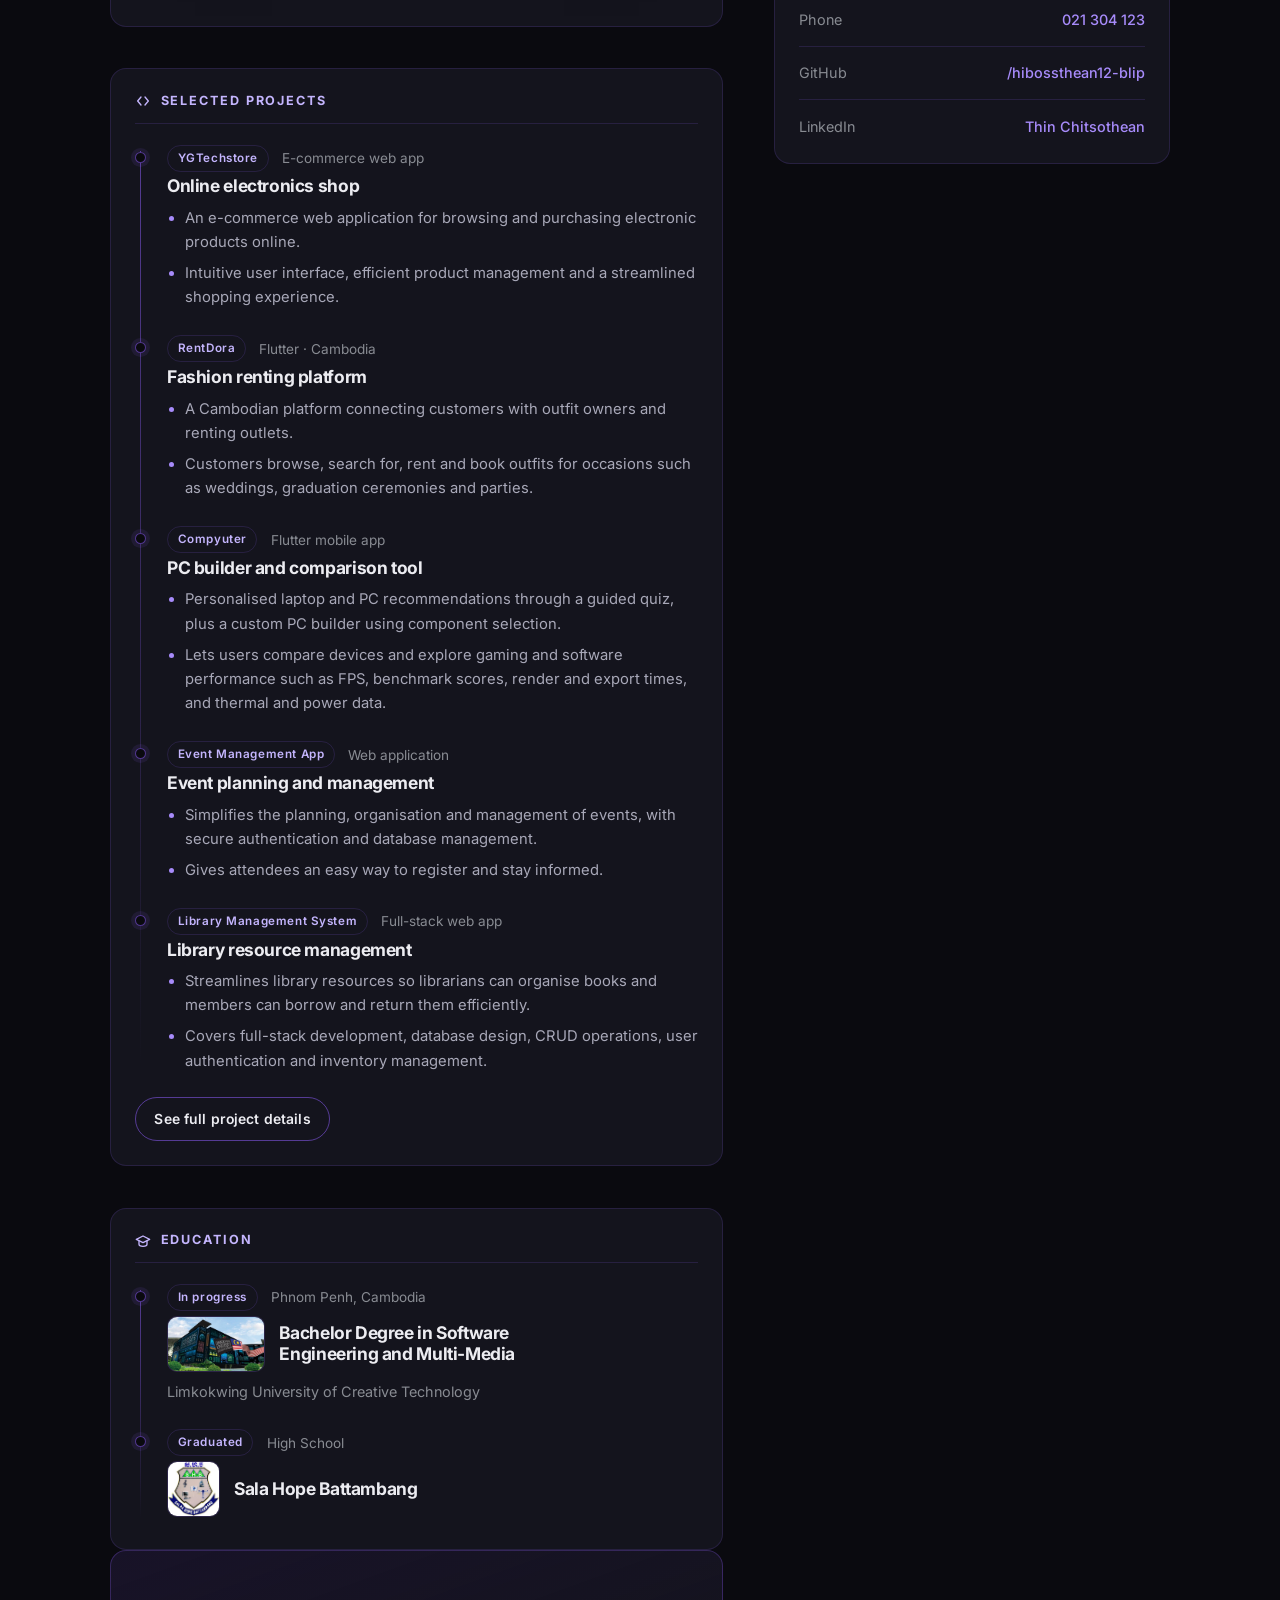
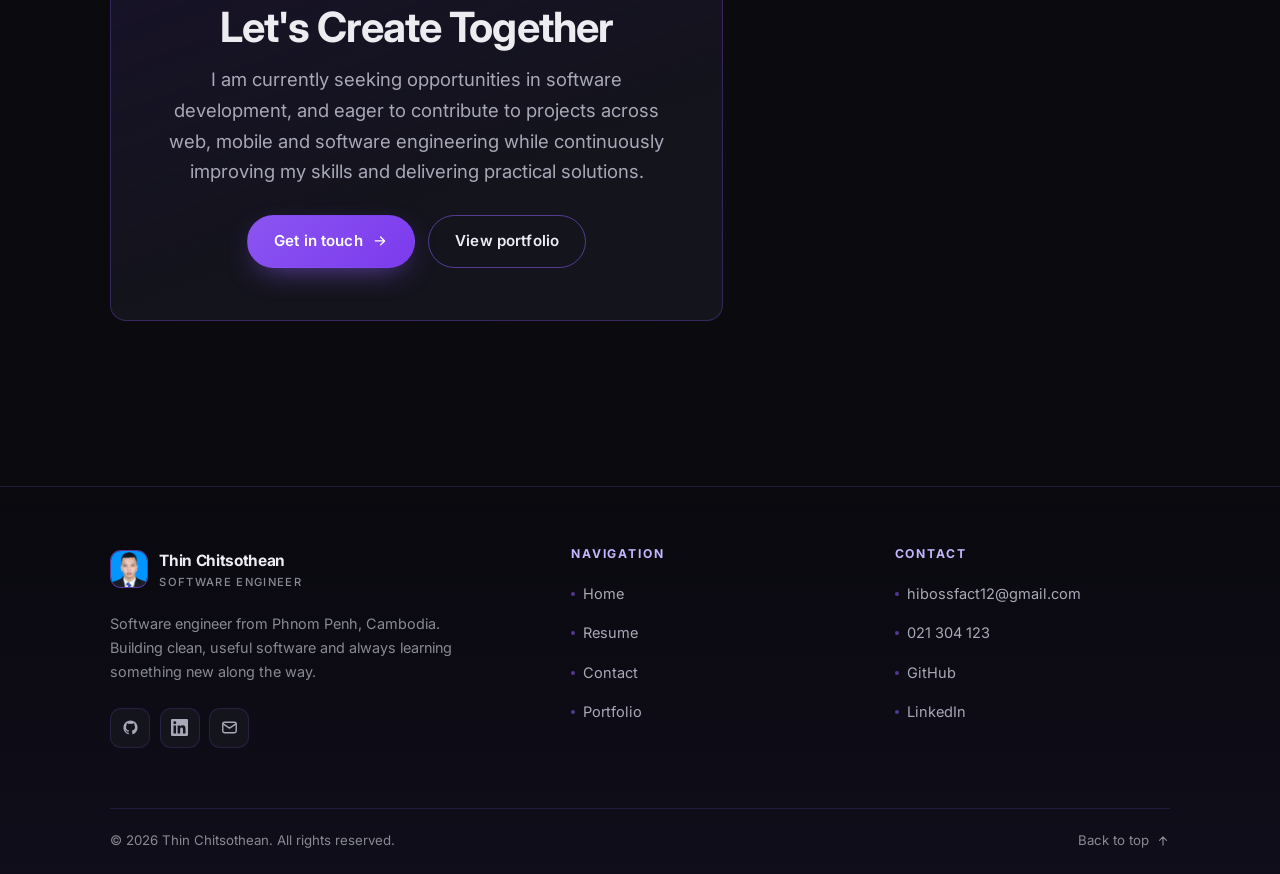
<file: resume.html>
<!DOCTYPE html>
<html lang="en">
<head>
  <meta charset="UTF-8">
  <meta name="viewport" content="width=device-width, initial-scale=1">
  <title>Resume — Thin Chitsothean | Software Engineer</title>
  <meta name="description" content="Resume of Thin Chitsothean, software engineer from Phnom Penh, Cambodia. Bachelor of Software Engineering and Multi-Media at Limkokwing University of Creative Technology, technical skills and selected projects.">
  <meta name="author" content="Thin Chitsothean">
  <meta name="theme-color" content="#0a0a0f">

  <link rel="icon" href="assets/images/favicon.svg" type="image/svg+xml">
  <link rel="preconnect" href="https://fonts.googleapis.com">
  <link rel="preconnect" href="https://fonts.gstatic.com" crossorigin>
  <link rel="stylesheet" href="https://fonts.googleapis.com/css2?family=Inter:wght@400;500;600;700;800&display=swap"
        media="print" onload="this.media='all'">
  <noscript><link rel="stylesheet" href="https://fonts.googleapis.com/css2?family=Inter:wght@400;500;600;700;800&display=swap"></noscript>
  <link rel="stylesheet" href="assets/css/styles.css">

  <!-- styles.css hides [data-reveal] until main.js reveals it. Without this,
       a browser with scripting disabled (or a main.js that never runs) would
       render a completely blank page. -->
  <noscript>
    <style>[data-reveal]{opacity:1!important;transform:none!important}</style>
  </noscript>
</head>

<body>
  <a class="skip-link" href="#main">Skip to content</a>

  <div class="page">

    <!-- ================= HEADER ================= -->
    <header class="site-header" data-header>
      <div class="container">
        <nav class="nav" aria-label="Main navigation">
          <a class="brand" href="index.html">
            <span class="brand__mark" aria-hidden="true"><img src="assets/images/brand.jpg" alt="" width="160" height="160"></span>
            <span>
              <span class="brand__name">Thin Chitsothean</span>
              <span class="brand__role">Software Engineer</span>
            </span>
          </a>

          <button class="nav__toggle" type="button"
                  data-nav-toggle aria-expanded="false" aria-controls="nav-menu" aria-label="Open menu">
            <span></span><span></span><span></span>
          </button>

          <div class="nav__menu" id="nav-menu" data-nav-menu>
            <ul class="nav__links">
              <li><a class="nav__link" href="index.html">Home</a></li>
              <li><a class="nav__link" href="resume.html" aria-current="page">Resume</a></li>
              <li><a class="nav__link" href="contact.html">Contact</a></li>
              <li><a class="nav__link" href="portfolio.html">Portfolio</a></li>
            </ul>
            <a class="btn btn--primary btn--sm nav__cta" href="contact.html">Let's Talk</a>
          </div>
        </nav>
      </div>
    </header>

    <main id="main">

      <!-- ================= PAGE HEADER ================= -->
      <section class="page-head">
        <div class="container">
          <ol class="breadcrumb" data-reveal>
            <li><a href="index.html">Home</a></li>
            <li><span aria-current="page">Resume</span></li>
          </ol>

          <h1 class="page-head__title" data-reveal style="--d:80ms">
            My <span class="grad-text">Resume</span>
          </h1>

          <p class="lead" data-reveal style="--d:150ms">
            Education, technical skills and selected projects. Print this page to PDF with
            your browser's print command for a clean CV.
          </p>

          <div class="resume-actions" data-reveal style="--d:220ms">
            <button class="btn btn--primary" type="button" onclick="window.print()">
              <svg viewBox="0 0 24 24" fill="none" stroke="currentColor" stroke-width="2" stroke-linecap="round" stroke-linejoin="round" aria-hidden="true">
                <path d="M6 9V3h12v6M6 18H4.5A1.5 1.5 0 013 16.5v-5A1.5 1.5 0 014.5 10h15A1.5 1.5 0 0121 11.5v5a1.5 1.5 0 01-1.5 1.5H18M6 14h12v7H6z"/>
              </svg>
              Print / Save as PDF
            </button>
            <a class="btn btn--ghost" href="https://www.linkedin.com/in/thin-chitsothean-270446420" target="_blank" rel="noopener noreferrer">
              <svg viewBox="0 0 24 24" fill="none" stroke="currentColor" stroke-width="2" stroke-linecap="round" stroke-linejoin="round" aria-hidden="true">
                <path d="M21 11.5a8.38 8.38 0 01-.9 3.8 8.5 8.5 0 01-7.6 4.7 8.38 8.38 0 01-3.8-.9L3 21l1.9-5.7a8.38 8.38 0 01-.9-3.8 8.5 8.5 0 014.7-7.6 8.38 8.38 0 013.8-.9h.5a8.48 8.48 0 018 8v.5z"/>
              </svg>
              Connect
            </a>
          </div>
        </div>
      </section>

      <!-- ================= RESUME BODY ================= -->
      <section class="section section--tight">
        <div class="container">
          <div class="resume-layout">

            <!-- ---------- MAIN COLUMN ---------- -->
            <div>

              <!-- Profile summary -->
              <div class="panel panel--accent" data-reveal>
                <h2 class="panel__title">
                  <svg viewBox="0 0 24 24" fill="none" stroke="currentColor" stroke-width="2" stroke-linecap="round" stroke-linejoin="round" aria-hidden="true">
                    <circle cx="12" cy="8" r="4"/><path d="M4 21c0-4 3.6-6 8-6s8 2 8 6"/>
                  </svg>
                  Profile
                </h2>
                <p class="lead" style="font-size:0.97rem">
                  My name is Thin Chitsothean. I'm 21 years old, and I study at Limkokwing
                  University of Creative Technology. I'm very happy to be a part of the future.
                </p>
                <p class="lead" style="font-size:0.97rem;margin-top:0.9rem">
                  I'm a dedicated and motivated Software Engineer with a Bachelor's degree in
                  Software Engineering from Limkokwing University, passionate about developing
                  efficient, reliable and user-focused software solutions.
                </p>
              </div>

              <!-- CV preview -->
              <div class="panel resume-block" data-reveal>
                <h2 class="panel__title">
                  <svg viewBox="0 0 24 24" fill="none" stroke="currentColor" stroke-width="2" stroke-linecap="round" stroke-linejoin="round" aria-hidden="true">
                    <path d="M14 2H7a2 2 0 00-2 2v16a2 2 0 002 2h10a2 2 0 002-2V7z"/>
                    <path d="M14 2v5h5M9 13h6M9 17h4"/>
                  </svg>
                  CV Preview
                </h2>

                <div class="cv-preview">
                  <img src="assets/images/projects/cv.jpg" alt="Preview of the CV document for Thin Chitsothean" loading="lazy" decoding="async" width="712" height="956">
                </div>

                <p class="muted" style="font-size:0.88rem;margin-top:1rem">
                  Use the print button above to save a clean, selectable PDF of this CV.
                </p>
              </div>

              <!-- Selected projects (full detail on the Portfolio page) -->
              <div class="panel resume-block" data-reveal>
                <h2 class="panel__title">
                  <svg viewBox="0 0 24 24" fill="none" stroke="currentColor" stroke-width="2" stroke-linecap="round" stroke-linejoin="round" aria-hidden="true">
                    <path d="M9 18l-5-6 5-6M15 6l5 6-5 6"/>
                  </svg>
                  Selected Projects
                </h2>

                <div class="timeline">
                  <article class="entry">
                    <div class="entry__meta">
                      <span class="entry__date">YGTechstore</span>
                      <span class="entry__org">E-commerce web app</span>
                    </div>
                    <h3 class="entry__title">Online electronics shop</h3>
                    <ul class="entry__list">
                      <li>An e-commerce web application for browsing and purchasing electronic products online.</li>
                      <li>Intuitive user interface, efficient product management and a streamlined shopping experience.</li>
                    </ul>
                  </article>

                  <article class="entry">
                    <div class="entry__meta">
                      <span class="entry__date">RentDora</span>
                      <span class="entry__org">Flutter · Cambodia</span>
                    </div>
                    <h3 class="entry__title">Fashion renting platform</h3>
                    <ul class="entry__list">
                      <li>A Cambodian platform connecting customers with outfit owners and renting outlets.</li>
                      <li>Customers browse, search for, rent and book outfits for occasions such as weddings, graduation ceremonies and parties.</li>
                    </ul>
                  </article>

                  <article class="entry">
                    <div class="entry__meta">
                      <span class="entry__date">Compyuter</span>
                      <span class="entry__org">Flutter mobile app</span>
                    </div>
                    <h3 class="entry__title">PC builder and comparison tool</h3>
                    <ul class="entry__list">
                      <li>Personalised laptop and PC recommendations through a guided quiz, plus a custom PC builder using component selection.</li>
                      <li>Lets users compare devices and explore gaming and software performance such as FPS, benchmark scores, render and export times, and thermal and power data.</li>
                    </ul>
                  </article>

                  <article class="entry">
                    <div class="entry__meta">
                      <span class="entry__date">Event Management App</span>
                      <span class="entry__org">Web application</span>
                    </div>
                    <h3 class="entry__title">Event planning and management</h3>
                    <ul class="entry__list">
                      <li>Simplifies the planning, organisation and management of events, with secure authentication and database management.</li>
                      <li>Gives attendees an easy way to register and stay informed.</li>
                    </ul>
                  </article>

                  <article class="entry">
                    <div class="entry__meta">
                      <span class="entry__date">Library Management System</span>
                      <span class="entry__org">Full-stack web app</span>
                    </div>
                    <h3 class="entry__title">Library resource management</h3>
                    <ul class="entry__list">
                      <li>Streamlines library resources so librarians can organise books and members can borrow and return them efficiently.</li>
                      <li>Covers full-stack development, database design, CRUD operations, user authentication and inventory management.</li>
                    </ul>
                  </article>
                </div>

                <div class="btn-row" style="margin-top:1.5rem">
                  <a class="btn btn--ghost btn--sm" href="portfolio.html">See full project details</a>
                </div>
              </div>

              <!-- Education -->
              <div class="panel resume-block" data-reveal>
                <h2 class="panel__title">
                  <svg viewBox="0 0 24 24" fill="none" stroke="currentColor" stroke-width="2" stroke-linecap="round" stroke-linejoin="round" aria-hidden="true">
                    <path d="M22 9.5L12 4.5 2 9.5l10 5 10-5z"/>
                    <path d="M6 11.8V17c0 1.4 2.7 3 6 3s6-1.6 6-3v-5.2"/>
                  </svg>
                  Education
                </h2>

                <div class="timeline">
                  <article class="entry">
                    <div class="entry__meta">
                      <span class="entry__date">In progress</span>
                      <span class="entry__org">Phnom Penh, Cambodia</span>
                    </div>
                    <div class="entry__head">
                      <img class="entry__thumb" src="assets/images/projects/limkokwing.jpg" alt="Limkokwing University campus" loading="lazy" decoding="async" width="1000" height="562">
                      <h3 class="entry__title">Bachelor Degree in Software Engineering and Multi-Media</h3>
                    </div>
                    <p class="muted" style="font-size:0.9rem">Limkokwing University of Creative Technology</p>
                  </article>

                  <article class="entry">
                    <div class="entry__meta">
                      <span class="entry__date">Graduated</span>
                      <span class="entry__org">High School</span>
                    </div>
                    <div class="entry__head">
                      <img class="entry__thumb" src="assets/images/projects/shb.jpg" alt="Sala Hope Battambang" loading="lazy" decoding="async" width="433" height="461">
                      <h3 class="entry__title">Sala Hope Battambang</h3>
                    </div>
                  </article>
                </div>
              </div>

              <!-- Closing CTA -->
              <div class="panel panel--accent" data-reveal style="text-align:center;padding:clamp(2rem,5vw,3.25rem)">
                <h2 style="margin-bottom:0.75rem">Let's Create Together</h2>
                <p class="lead" style="margin:0 auto 1.75rem">
                  I am currently seeking opportunities in software development, and eager to
                  contribute to projects across web, mobile and software engineering while
                  continuously improving my skills and delivering practical solutions.
                </p>
                <div class="btn-row" style="justify-content:center">
                  <a class="btn btn--primary" href="contact.html">
                    Get in touch
                    <svg class="arrow" viewBox="0 0 24 24" fill="none" stroke="currentColor" stroke-width="2" stroke-linecap="round" stroke-linejoin="round" aria-hidden="true">
                      <path d="M5 12h14M13 6l6 6-6 6"/>
                    </svg>
                  </a>
                  <a class="btn btn--ghost" href="portfolio.html">View portfolio</a>
                </div>
              </div>

            </div>

            <!-- ---------- SIDE COLUMN ---------- -->
            <aside class="resume-side">

              <!-- Skills -->
              <div class="panel" data-reveal="right">
                <h2 class="panel__title">
                  <svg viewBox="0 0 24 24" fill="none" stroke="currentColor" stroke-width="2" stroke-linecap="round" stroke-linejoin="round" aria-hidden="true">
                    <path d="M9 18l-5-6 5-6M15 6l5 6-5 6"/>
                  </svg>
                  Skills
                </h2>

                <div class="skill-group">
                  <p class="skill-group__label">Core Skills</p>
                  <ul class="pill-list">
                    <li>Java</li>
                    <li>JavaScript</li>
                    <li>C++</li>
                    <li>HTML</li>
                    <li>CSS</li>
                    <li>Flutter</li>
                  </ul>
                </div>

                <div class="skill-group">
                  <p class="skill-group__label">Tools &amp; Technology</p>
                  <ul class="pill-list">
                    <li>Git</li>
                    <li>Docker</li>
                    <li>PostgreSQL</li>
                    <li>Redis</li>
                    <li>GraphQL</li>
                    <li>Jest</li>
                    <li>Figma</li>
                    <li>MySQL</li>
                    <li>VS Code</li>
                  </ul>
                </div>
              </div>

              <!-- Facts -->
              <div class="panel" data-reveal="right">
                <h2 class="panel__title">
                  <svg viewBox="0 0 24 24" fill="none" stroke="currentColor" stroke-width="2" stroke-linecap="round" stroke-linejoin="round" aria-hidden="true">
                    <circle cx="12" cy="12" r="9"/><path d="M12 11v5M12 8h.01"/>
                  </svg>
                  At a glance
                </h2>
                <ul class="fact-list">
                  <li class="fact-list__row"><span class="fact-list__key">Name</span><span class="fact-list__val">Thin Chitsothean</span></li>
                  <li class="fact-list__row"><span class="fact-list__key">Age</span><span class="fact-list__val">21</span></li>
                  <li class="fact-list__row"><span class="fact-list__key">Location</span><span class="fact-list__val">Phnom Penh, Cambodia</span></li>
                  <li class="fact-list__row"><span class="fact-list__key">Degree</span><span class="fact-list__val">Bachelor in Software Engineering and Multi-Media</span></li>
                  <li class="fact-list__row"><span class="fact-list__key">University</span><span class="fact-list__val">Limkokwing University of Creative Technology</span></li>
                  <li class="fact-list__row"><span class="fact-list__key">Focus</span><span class="fact-list__val">Software Engineering, Flutter, Web Apps</span></li>
                  <li class="fact-list__row"><span class="fact-list__key">Availability</span><span class="fact-list__val">Open to opportunities</span></li>
                </ul>
              </div>

              <!-- Contact -->
              <div class="panel" data-reveal="right">
                <h2 class="panel__title">
                  <svg viewBox="0 0 24 24" fill="none" stroke="currentColor" stroke-width="2" stroke-linecap="round" stroke-linejoin="round" aria-hidden="true">
                    <rect x="2.5" y="4.5" width="19" height="15" rx="2.5"/><path d="M3 7l9 6 9-6"/>
                  </svg>
                  Contact
                </h2>
                <ul class="fact-list">
                  <li class="fact-list__row">
                    <span class="fact-list__key">Email</span>
                    <span class="fact-list__val"><a href="mailto:hibossfact12@gmail.com">hibossfact12@gmail.com</a></span>
                  </li>
                  <li class="fact-list__row">
                    <span class="fact-list__key">Phone</span>
                    <span class="fact-list__val"><a href="tel:+85521304123">021 304 123</a></span>
                  </li>
                  <li class="fact-list__row">
                    <span class="fact-list__key">GitHub</span>
                    <span class="fact-list__val"><a href="https://github.com/hibossthean12-blip" target="_blank" rel="noopener noreferrer">/hibossthean12-blip</a></span>
                  </li>
                  <li class="fact-list__row">
                    <span class="fact-list__key">LinkedIn</span>
                    <span class="fact-list__val"><a href="https://www.linkedin.com/in/thin-chitsothean-270446420" target="_blank" rel="noopener noreferrer">Thin Chitsothean</a></span>
                  </li>
                </ul>
              </div>

            </aside>

          </div>
        </div>
      </section>

    </main>

    <!-- ================= FOOTER ================= -->
    <footer class="site-footer">
      <div class="container">
        <div class="footer__grid">
          <div class="footer__about">
            <a class="brand" href="index.html">
              <span class="brand__mark" aria-hidden="true"><img src="assets/images/brand.jpg" alt="" width="160" height="160"></span>
              <span>
                <span class="brand__name">Thin Chitsothean</span>
                <span class="brand__role">Software Engineer</span>
              </span>
            </a>
            <p style="margin-top:1.1rem">
              Software engineer from Phnom Penh, Cambodia. Building clean, useful software
              and always learning something new along the way.
            </p>
            <div class="socials">
              <a class="social" href="https://github.com/hibossthean12-blip" target="_blank" rel="noopener noreferrer" aria-label="GitHub">
                <svg viewBox="0 0 24 24" fill="currentColor" aria-hidden="true">
                  <path d="M12 2a10 10 0 00-3.16 19.49c.5.09.68-.22.68-.48v-1.7c-2.78.6-3.37-1.34-3.37-1.34-.45-1.16-1.11-1.47-1.11-1.47-.91-.62.07-.61.07-.61 1 .07 1.53 1.03 1.53 1.03.9 1.53 2.36 1.09 2.94.83.09-.65.35-1.09.63-1.34-2.22-.25-4.56-1.11-4.56-4.94 0-1.09.39-1.98 1.03-2.68-.1-.25-.45-1.27.1-2.64 0 0 .84-.27 2.75 1.02a9.5 9.5 0 015 0c1.91-1.29 2.75-1.02 2.75-1.02.55 1.37.2 2.39.1 2.64.64.7 1.03 1.59 1.03 2.68 0 3.84-2.34 4.68-4.57 4.93.36.31.68.92.68 1.85v2.74c0 .27.18.58.69.48A10 10 0 0012 2z"/>
                </svg>
              </a>
              <a class="social" href="https://www.linkedin.com/in/thin-chitsothean-270446420" target="_blank" rel="noopener noreferrer" aria-label="LinkedIn">
                <svg viewBox="0 0 24 24" fill="currentColor" aria-hidden="true">
                  <path d="M20.45 20.45h-3.55v-5.57c0-1.33-.03-3.04-1.85-3.04-1.86 0-2.14 1.45-2.14 2.94v5.67H9.36V9h3.41v1.56h.05a3.74 3.74 0 013.37-1.85c3.6 0 4.27 2.37 4.27 5.46v6.28zM5.34 7.43a2.07 2.07 0 110-4.14 2.07 2.07 0 010 4.14zM7.12 20.45H3.56V9h3.56v11.45zM22.22 0H1.77C.79 0 0 .77 0 1.73v20.54C0 23.23.79 24 1.77 24h20.45c.98 0 1.78-.77 1.78-1.73V1.73C24 .77 23.2 0 22.22 0z"/>
                </svg>
              </a>
              <a class="social" href="mailto:hibossfact12@gmail.com" aria-label="Email">
                <svg viewBox="0 0 24 24" fill="none" stroke="currentColor" stroke-width="2" stroke-linecap="round" stroke-linejoin="round" aria-hidden="true">
                  <rect x="2.5" y="4.5" width="19" height="15" rx="2.5"/><path d="M3 7l9 6 9-6"/>
                </svg>
              </a>
            </div>
          </div>

          <nav class="footer__col" aria-label="Footer navigation">
            <h3>Navigation</h3>
            <ul class="footer__links">
              <li><a href="index.html">Home</a></li>
              <li><a href="resume.html">Resume</a></li>
              <li><a href="contact.html">Contact</a></li>
              <li><a href="portfolio.html">Portfolio</a></li>
            </ul>
          </nav>

          <div class="footer__col">
            <h3>Contact</h3>
            <ul class="footer__links">
              <li><a href="mailto:hibossfact12@gmail.com">hibossfact12@gmail.com</a></li>
              <li><a href="tel:+85521304123">021 304 123</a></li>
              <li><a href="https://github.com/hibossthean12-blip" target="_blank" rel="noopener noreferrer">GitHub</a></li>
              <li><a href="https://www.linkedin.com/in/thin-chitsothean-270446420" target="_blank" rel="noopener noreferrer">LinkedIn</a></li>
            </ul>
          </div>
        </div>

        <div class="footer__bar">
          <p>&copy; <span data-year>2026</span> Thin Chitsothean. All rights reserved.</p>
          <a class="to-top" href="#main">
            Back to top
            <svg viewBox="0 0 24 24" fill="none" stroke="currentColor" stroke-width="2" stroke-linecap="round" stroke-linejoin="round" aria-hidden="true">
              <path d="M12 19V5m0 0l-6 6m6-6l6 6"/>
            </svg>
          </a>
        </div>
      </div>
    </footer>

  </div>

  <script src="assets/js/main.js" defer></script>
</body>
</html>
</file>
<file: assets/css/styles.css>
/* ==========================================================================
   Thin Chitsothean — Personal CV / Portfolio
   Dark + purple theme, purple strokes, clean sans-serif, scroll reveals.
   ========================================================================== */

/* --------------------------------------------------------------------------
   1. Design tokens
   -------------------------------------------------------------------------- */
:root {
  /* Surfaces (dark + neutral) */
  --bg:            #0a0a0f;
  --bg-soft:       #0f0f16;
  --surface:       #14141d;
  --surface-2:     #1a1a25;
  --surface-3:     #22222f;

  /* Purple */
  --purple-300:    #c4b5fd;
  --purple-400:    #a78bfa;
  --purple-500:    #8b5cf6;
  --purple-600:    #7c3aed;
  --purple-700:    #6d28d9;
  --purple-900:    #3b1d78;

  /* Text */
  --text:          #ececf1;
  --text-soft:     #a8a8b8;
  /* Was #74748a, which measured 3.44:1 on --surface-3 and failed WCAG AA for
     normal text. This clears 4.5:1 on every surface it is used on. */
  --text-dim:      #888b92;

  /* Purple strokes / borders */
  --stroke:        rgba(139, 92, 246, 0.28);
  --stroke-soft:   rgba(139, 92, 246, 0.16);
  --stroke-strong: rgba(139, 92, 246, 0.55);

  /* Button fill. The start colour is deliberately not --purple-400: white text on
     #a78bfa measured 2.72:1. #8a55f1 is the lightest purple in the ramp that keeps
     white text at 4.5:1 or better across the whole gradient. */
  --grad-purple:   linear-gradient(135deg, #8a55f1, var(--purple-600));
  --grad-text:     linear-gradient(120deg, #ffffff 10%, var(--purple-300) 55%, var(--purple-500) 95%);

  /* Layout */
  --maxw:          1140px;
  --gutter:        clamp(1.15rem, 4vw, 2.5rem);
  --radius:        16px;
  --radius-sm:     10px;
  --radius-lg:     24px;

  /* Motion */
  --ease:          cubic-bezier(0.22, 1, 0.36, 1);
  --t-fast:        0.22s;
  --t:             0.4s;

  /* Runtime-set hooks (overridden inline or by main.js) */
  --d:             0ms;    /* staggered reveal delay */
  --mx:            50%;    /* pointer-tracked card glow, X */
  --my:            0%;     /* pointer-tracked card glow, Y */

  /* Header height offset for anchors */
  --header-h:      72px;

  --font: "Inter", "Segoe UI", system-ui, -apple-system, "Helvetica Neue",
          Arial, "Noto Sans", sans-serif;
}

/* --------------------------------------------------------------------------
   2. Reset & base
   -------------------------------------------------------------------------- */
*,
*::before,
*::after { box-sizing: border-box; }

* { margin: 0; }

html {
  scroll-behavior: smooth;
  scroll-padding-top: calc(var(--header-h) + 16px);
  -webkit-text-size-adjust: 100%;
}

body {
  font-family: var(--font);
  background: var(--bg);
  color: var(--text);
  line-height: 1.65;
  font-size: 1rem;
  -webkit-font-smoothing: antialiased;
  -moz-osx-font-smoothing: grayscale;
  overflow-x: hidden;
}

/* Ambient purple glow anchored to the top of the page */
body::before {
  content: "";
  position: fixed;
  inset: 0;
  pointer-events: none;
  z-index: 0;
  background:
    radial-gradient(760px 460px at 78% -8%,  rgba(139, 92, 246, 0.20), transparent 62%),
    radial-gradient(620px 420px at 8% 4%,    rgba(124, 58, 237, 0.14), transparent 60%);
}

/* Faint grid texture */
body::after {
  content: "";
  position: fixed;
  inset: 0;
  z-index: 0;
  pointer-events: none;
  opacity: 0.35;
  background-image:
    linear-gradient(rgba(139, 92, 246, 0.055) 1px, transparent 1px),
    linear-gradient(90deg, rgba(139, 92, 246, 0.055) 1px, transparent 1px);
  background-size: 64px 64px;
  mask-image: radial-gradient(ellipse 90% 60% at 50% 0%, #000 20%, transparent 78%);
  -webkit-mask-image: radial-gradient(ellipse 90% 60% at 50% 0%, #000 20%, transparent 78%);
}

img, svg, video { display: block; max-width: 100%; }
img { height: auto; }

a { color: var(--purple-400); text-decoration: none; }
a:hover { color: var(--purple-300); }

:focus-visible {
  outline: 2px solid var(--purple-400);
  outline-offset: 3px;
  border-radius: 4px;
}

::selection { background: var(--purple-600); color: #fff; }

/* Scrollbar */
::-webkit-scrollbar { width: 11px; height: 11px; }
::-webkit-scrollbar-track { background: var(--bg-soft); }
::-webkit-scrollbar-thumb {
  background: var(--surface-3);
  border: 2px solid var(--bg-soft);
  border-radius: 99px;
}
::-webkit-scrollbar-thumb:hover { background: var(--purple-600); }

/* --------------------------------------------------------------------------
   3. Typography
   -------------------------------------------------------------------------- */
h1, h2, h3, h4 {
  line-height: 1.18;
  letter-spacing: -0.022em;
  font-weight: 700;
  text-wrap: balance;
}

h1 { font-size: clamp(2.4rem, 6.2vw, 4.25rem); }
h2 { font-size: clamp(1.75rem, 3.6vw, 2.6rem); }
h3 { font-size: clamp(1.15rem, 2vw, 1.4rem); }

p { text-wrap: pretty; }

.grad-text {
  background: var(--grad-text);
  -webkit-background-clip: text;
  background-clip: text;
  color: transparent;
}

.lead {
  font-size: clamp(1.02rem, 1.6vw, 1.16rem);
  color: var(--text-soft);
  max-width: 62ch;
}

.muted { color: var(--text-dim); }

/* --------------------------------------------------------------------------
   4. Layout primitives
   -------------------------------------------------------------------------- */
.page { position: relative; z-index: 1; }

.container {
  width: 100%;
  max-width: var(--maxw);
  margin-inline: auto;
  padding-inline: var(--gutter);
}

.section { padding: clamp(4.25rem, 9vw, 7.5rem) 0; }

.section--tight { padding: clamp(3rem, 6vw, 5rem) 0; }

.section-head {
  display: flex;
  flex-direction: column;
  gap: 0.9rem;
  margin-bottom: clamp(2.25rem, 4.5vw, 3.5rem);
  max-width: 68ch;
}

.section-head--center {
  align-items: center;
  text-align: center;
  margin-inline: auto;
}

.eyebrow {
  display: inline-flex;
  align-items: center;
  gap: 0.55rem;
  align-self: flex-start;
  padding: 0.34rem 0.85rem;
  border: 1px solid var(--stroke);
  border-radius: 99px;
  background: rgba(139, 92, 246, 0.07);
  color: var(--purple-300);
  font-size: 0.735rem;
  font-weight: 600;
  letter-spacing: 0.14em;
  text-transform: uppercase;
}

.section-head--center .eyebrow { align-self: center; }

.eyebrow::before {
  content: "";
  width: 6px;
  height: 6px;
  border-radius: 50%;
  background: var(--purple-400);
  box-shadow: 0 0 0 3px rgba(139, 92, 246, 0.2);
}

.rule {
  height: 1px;
  border: 0;
  background: linear-gradient(90deg, transparent, var(--stroke-strong), transparent);
}

/* --------------------------------------------------------------------------
   5. Buttons
   -------------------------------------------------------------------------- */
.btn {
  --btn-bg: transparent;
  display: inline-flex;
  align-items: center;
  justify-content: center;
  gap: 0.6rem;
  padding: 0.82rem 1.6rem;
  border: 1px solid var(--stroke-strong);
  border-radius: 99px;
  background: var(--btn-bg);
  color: var(--text);
  font: inherit;
  font-size: 0.945rem;
  font-weight: 600;
  letter-spacing: 0.01em;
  cursor: pointer;
  white-space: nowrap;
  transition: transform var(--t-fast) var(--ease),
              box-shadow var(--t) var(--ease),
              background-color var(--t) var(--ease),
              border-color var(--t) var(--ease),
              color var(--t) var(--ease);
}

.btn svg { width: 1.05em; height: 1.05em; flex: none; }

.btn--primary {
  background: var(--grad-purple);
  border-color: transparent;
  color: #fff;
  box-shadow: 0 10px 30px -12px rgba(139, 92, 246, 0.75);
}

.btn--primary:hover {
  color: #fff;
  transform: translateY(-2px);
  box-shadow: 0 18px 40px -14px rgba(139, 92, 246, 0.9);
}

.btn--ghost { color: var(--text); }

.btn--ghost:hover {
  color: #fff;
  border-color: var(--purple-400);
  background: rgba(139, 92, 246, 0.12);
  transform: translateY(-2px);
}

.btn--sm { padding: 0.6rem 1.15rem; font-size: 0.87rem; }

.btn:active { transform: translateY(0); }

.btn-row {
  display: flex;
  flex-wrap: wrap;
  gap: 0.85rem;
  align-items: center;
}

/* Arrow nudge on hover */
.btn .arrow { transition: transform var(--t) var(--ease); }
.btn:hover .arrow { transform: translateX(4px); }

/* --------------------------------------------------------------------------
   6. Header / navigation
   -------------------------------------------------------------------------- */
.site-header {
  position: sticky;
  top: 0;
  z-index: 100;
  height: var(--header-h);
  display: flex;
  align-items: center;
  border-bottom: 1px solid transparent;
  transition: background-color var(--t) var(--ease),
              border-color var(--t) var(--ease),
              box-shadow var(--t) var(--ease);
}

.site-header.is-stuck {
  background: rgba(10, 10, 15, 0.82);
  backdrop-filter: blur(14px) saturate(140%);
  -webkit-backdrop-filter: blur(14px) saturate(140%);
  border-bottom-color: var(--stroke-soft);
  box-shadow: 0 12px 40px -24px rgba(0, 0, 0, 0.9);
}

.nav {
  display: flex;
  align-items: center;
  justify-content: space-between;
  gap: 1.5rem;
  width: 100%;
}

/* Brand */
.brand {
  display: inline-flex;
  align-items: center;
  gap: 0.7rem;
  color: var(--text);
  font-weight: 700;
  letter-spacing: -0.02em;
  flex: none;
}

.brand:hover { color: #fff; }

.brand__mark {
  display: grid;
  place-items: center;
  width: 38px;
  height: 38px;
  border-radius: 11px;
  border: 1px solid var(--stroke-strong);
  background: linear-gradient(145deg, rgba(139, 92, 246, 0.22), rgba(109, 40, 217, 0.08));
  color: var(--purple-300);
  font-size: 0.86rem;
  font-weight: 700;
  letter-spacing: 0.04em;
  transition: border-color var(--t) var(--ease), transform var(--t) var(--ease);
  /* The mark holds a cropped portrait rather than the "TC" initials. */
  overflow: hidden;
  padding: 0;
}

.brand__mark img {
  display: block;
  width: 100%;
  height: 100%;
  object-fit: cover;
}

.brand:hover .brand__mark {
  border-color: var(--purple-400);
  transform: rotate(-6deg);
}

.brand__name { font-size: 0.97rem; }
.brand__role {
  display: block;
  font-size: 0.7rem;
  font-weight: 500;
  letter-spacing: 0.12em;
  text-transform: uppercase;
  color: var(--text-dim);
}

/* Menu wrapper: row on desktop, fixed panel on mobile */
.nav__menu {
  display: flex;
  align-items: center;
  gap: 0.3rem;
}

/* Links */
.nav__links {
  display: flex;
  align-items: center;
  gap: 0.3rem;
  list-style: none;
  padding: 0;
}

.nav__link {
  position: relative;
  display: block;
  padding: 0.5rem 0.95rem;
  border: 1px solid transparent;
  border-radius: 99px;
  color: var(--text-soft);
  font-size: 0.92rem;
  font-weight: 500;
  transition: color var(--t-fast) var(--ease),
              border-color var(--t-fast) var(--ease),
              background-color var(--t-fast) var(--ease);
}

.nav__link:hover {
  color: #fff;
  border-color: var(--stroke);
  background: rgba(139, 92, 246, 0.1);
}

.nav__link[aria-current="page"] {
  color: #fff;
  border-color: var(--stroke-strong);
  background: rgba(139, 92, 246, 0.14);
}

.nav__cta { margin-left: 0.5rem; }

/* Hamburger */
.nav__toggle {
  display: none;
  width: 42px;
  height: 42px;
  padding: 0;
  border: 1px solid var(--stroke);
  border-radius: 11px;
  background: var(--surface);
  color: var(--text);
  cursor: pointer;
  place-items: center;
  transition: border-color var(--t-fast) var(--ease), background-color var(--t-fast) var(--ease);
}

.nav__toggle:hover { border-color: var(--stroke-strong); background: var(--surface-2); }

.nav__toggle span {
  display: block;
  width: 17px;
  height: 1.5px;
  background: currentColor;
  border-radius: 2px;
  transition: transform var(--t) var(--ease), opacity var(--t-fast) var(--ease);
}

.nav__toggle span + span { margin-top: 4.5px; }

.nav__toggle[aria-expanded="true"] span:nth-child(1) { transform: translateY(6px) rotate(45deg); }
.nav__toggle[aria-expanded="true"] span:nth-child(2) { opacity: 0; }
.nav__toggle[aria-expanded="true"] span:nth-child(3) { transform: translateY(-6px) rotate(-45deg); }

/* --------------------------------------------------------------------------
   7. Hero
   -------------------------------------------------------------------------- */
.hero {
  position: relative;
  isolation: isolate;
  min-height: clamp(560px, 88vh, 860px);
  display: flex;
  align-items: flex-end;
  overflow: hidden;
  border-bottom: 1px solid var(--stroke-soft);
}

.hero__bg {
  position: absolute;
  inset: 0;
  z-index: -2;
  background: var(--bg-soft) url("../images/hero-phone.svg") center / cover no-repeat;
  animation: heroDrift 26s var(--ease) infinite alternate;
}

@keyframes heroDrift {
  from { transform: scale(1.04) translate3d(0, 0, 0); }
  to   { transform: scale(1.11) translate3d(-1.4%, -1.6%, 0); }
}

/* Dark scrim keeps text legible over the photo */
.hero__scrim {
  position: absolute;
  inset: 0;
  z-index: -1;
  background:
    linear-gradient(to top, var(--bg) 4%, rgba(10, 10, 15, 0.72) 46%, rgba(10, 10, 15, 0.55) 100%),
    linear-gradient(105deg, rgba(10, 10, 15, 0.9) 0%, rgba(10, 10, 15, 0.45) 55%, transparent 78%);
}

.hero__inner {
  position: relative;
  width: 100%;
  padding-block: clamp(3.5rem, 8vw, 6rem);
}

.hero__title {
  margin: 1.15rem 0 0;
  max-width: 18ch;
}

.hero__name {
  display: block;
  font-size: clamp(1.05rem, 2.4vw, 1.45rem);
  font-weight: 600;
  letter-spacing: -0.01em;
  color: var(--text-soft);
  margin-bottom: 0.15rem;
}

.hero__name strong { color: #fff; font-weight: 700; }

.hero__bio {
  margin-block: 1.4rem 2rem;
  max-width: 56ch;
  font-size: clamp(0.98rem, 1.5vw, 1.09rem);
  color: var(--text-soft);
}

.hero__badge {
  position: absolute;
  right: var(--gutter);
  bottom: clamp(3.5rem, 8vw, 6rem);
  display: flex;
  align-items: center;
  gap: 0.75rem;
  padding: 0.7rem 1.1rem;
  border: 1px solid var(--stroke);
  border-radius: 99px;
  background: rgba(20, 20, 29, 0.72);
  backdrop-filter: blur(10px);
  -webkit-backdrop-filter: blur(10px);
  font-size: 0.83rem;
  color: var(--text-soft);
  animation: floaty 7s ease-in-out infinite;
}

.hero__badge i {
  width: 8px;
  height: 8px;
  border-radius: 50%;
  background: #34d399;
  box-shadow: 0 0 0 4px rgba(52, 211, 153, 0.16);
  animation: pulse 2.4s ease-in-out infinite;
}

@keyframes floaty {
  0%, 100% { transform: translateY(0); }
  50%      { transform: translateY(-9px); }
}

@keyframes pulse {
  0%, 100% { box-shadow: 0 0 0 3px rgba(52, 211, 153, 0.16); }
  50%      { box-shadow: 0 0 0 7px rgba(52, 211, 153, 0.05); }
}

.scroll-hint {
  display: inline-flex;
  align-items: center;
  gap: 0.5rem;
  margin-top: 2.75rem;
  color: var(--text-dim);
  font-size: 0.78rem;
  letter-spacing: 0.16em;
  text-transform: uppercase;
}

.scroll-hint svg {
  width: 15px;
  height: 15px;
  animation: nudge 2.2s var(--ease) infinite;
}

@keyframes nudge {
  0%, 100% { transform: translateY(0); opacity: 0.6; }
  50%      { transform: translateY(5px); opacity: 1; }
}

/* --------------------------------------------------------------------------
   8. Tagline strip
   -------------------------------------------------------------------------- */
.tagline {
  border-bottom: 1px solid var(--stroke-soft);
  background: linear-gradient(180deg, rgba(139, 92, 246, 0.05), transparent);
}

.tagline__grid {
  display: grid;
  grid-template-columns: repeat(3, 1fr);
}

.tagline__item {
  display: flex;
  flex-direction: column;
  gap: 0.4rem;
  padding: clamp(1.9rem, 4vw, 2.9rem) clamp(1rem, 2.5vw, 2rem);
  text-align: center;
  border-left: 1px solid var(--stroke-soft);
  transition: background-color var(--t) var(--ease);
}

.tagline__item:first-child { border-left: 0; }
.tagline__item:hover { background: rgba(139, 92, 246, 0.05); }

.tagline__key {
  font-size: clamp(1.02rem, 2.1vw, 1.32rem);
  font-weight: 700;
  letter-spacing: -0.015em;
  color: #fff;
}

.tagline__val {
  font-size: 0.83rem;
  color: var(--text-dim);
}

/* Marquee-style full-width slogan on small screens */
.slogan {
  padding: clamp(1.5rem, 4vw, 2.25rem) 0;
  text-align: center;
  font-size: clamp(0.98rem, 2.3vw, 1.28rem);
  font-weight: 600;
  letter-spacing: -0.01em;
  color: var(--text-soft);
  border-top: 1px solid var(--stroke-soft);
}

.slogan b { color: #fff; font-weight: 700; }
.slogan .dot { color: var(--purple-400); margin-inline: 0.5rem; }

/* --------------------------------------------------------------------------
   9. About
   -------------------------------------------------------------------------- */
.about__grid {
  display: grid;
  grid-template-columns: minmax(0, 0.85fr) minmax(0, 1.15fr);
  gap: clamp(2rem, 5vw, 4rem);
  align-items: start;
}

.photo-frame {
  position: relative;
  border-radius: var(--radius-lg);
  overflow: hidden;
  border: 1px solid var(--stroke);
  background: var(--surface);
  box-shadow: 0 34px 70px -34px rgba(0, 0, 0, 0.95);
  max-width: 400px;
}

/* Offset purple stroke behind the photo */
.photo-frame::after {
  content: "";
  position: absolute;
  inset: 14px -14px -14px 14px;
  z-index: -1;
  border: 1px solid var(--stroke-strong);
  border-radius: var(--radius-lg);
  opacity: 0.75;
}

.photo-frame img { width: 100%; aspect-ratio: 4 / 5; object-fit: cover; }

.about__name {
  display: flex;
  align-items: center;
  gap: 0.7rem;
  flex-wrap: wrap;
  margin-bottom: 0.4rem;
}

.about__role {
  color: var(--purple-400);
  font-weight: 600;
  font-size: 0.9rem;
  letter-spacing: 0.06em;
  text-transform: uppercase;
  margin-bottom: 1.15rem;
}

.about__text + .about__text { margin-top: 1rem; }

.skills-inline {
  display: flex;
  flex-wrap: wrap;
  gap: 0.5rem;
  margin-top: 1.75rem;
}

/* Contact detail list */
.contact-list {
  list-style: none;
  padding: 0;
  margin-top: 2rem;
  border: 1px solid var(--stroke-soft);
  border-radius: var(--radius);
  background: var(--surface);
  overflow: hidden;
}

.contact-list__row {
  display: flex;
  align-items: center;
  gap: 1rem;
  padding: 0.95rem 1.2rem;
  border-bottom: 1px solid var(--stroke-soft);
  transition: background-color var(--t-fast) var(--ease);
}

.contact-list__row:last-child { border-bottom: 0; }
.contact-list__row:hover { background: rgba(139, 92, 246, 0.07); }

.contact-list__icon {
  display: grid;
  place-items: center;
  flex: none;
  width: 36px;
  height: 36px;
  border: 1px solid var(--stroke);
  border-radius: 10px;
  background: rgba(139, 92, 246, 0.1);
  color: var(--purple-300);
}

.contact-list__icon svg { width: 16px; height: 16px; }

.contact-list__label {
  display: block;
  font-size: 0.7rem;
  letter-spacing: 0.14em;
  text-transform: uppercase;
  color: var(--text-dim);
}

.contact-list__value {
  color: var(--text);
  font-size: 0.93rem;
  font-weight: 500;
  word-break: break-word;
}

a.contact-list__value:hover { color: var(--purple-300); }

/* --------------------------------------------------------------------------
   10. Cards (connect / portfolio / generic)
   -------------------------------------------------------------------------- */
.card {
  position: relative;
  display: flex;
  flex-direction: column;
  gap: 0.7rem;
  padding: 1.5rem;
  border: 1px solid var(--stroke-soft);
  border-radius: var(--radius);
  background: var(--surface);
  color: var(--text);
  overflow: hidden;
  transition: transform var(--t) var(--ease),
              border-color var(--t) var(--ease),
              box-shadow var(--t) var(--ease),
              background-color var(--t) var(--ease);
}

/* Purple wash that slides in on hover */
.card::before {
  content: "";
  position: absolute;
  inset: 0;
  background: radial-gradient(420px 220px at var(--mx, 50%) var(--my, 0%),
                              rgba(139, 92, 246, 0.16), transparent 70%);
  opacity: 0;
  transition: opacity var(--t) var(--ease);
  pointer-events: none;
}

.card:hover {
  transform: translateY(-5px);
  border-color: var(--stroke-strong);
  box-shadow: 0 26px 50px -28px rgba(124, 58, 237, 0.6);
}

.card:hover::before { opacity: 1; }

.card__icon {
  display: grid;
  place-items: center;
  width: 44px;
  height: 44px;
  border: 1px solid var(--stroke);
  border-radius: 12px;
  background: rgba(139, 92, 246, 0.1);
  color: var(--purple-300);
  transition: border-color var(--t) var(--ease), transform var(--t) var(--ease);
}

.card__icon svg { width: 20px; height: 20px; }
.card:hover .card__icon { border-color: var(--purple-400); transform: scale(1.06); }

.card__title { font-size: 1.06rem; font-weight: 700; }
.card__text { font-size: 0.9rem; color: var(--text-soft); }

.card__go {
  display: inline-flex;
  align-items: center;
  gap: 0.4rem;
  margin-top: auto;
  padding-top: 0.5rem;
  color: var(--purple-400);
  font-size: 0.86rem;
  font-weight: 600;
}

.card__go svg { width: 15px; height: 15px; transition: transform var(--t) var(--ease); }
.card:hover .card__go svg { transform: translateX(4px); }

.grid {
  display: grid;
  gap: clamp(1rem, 2vw, 1.5rem);
}

.grid--2 { grid-template-columns: repeat(2, minmax(0, 1fr)); }
.grid--3 { grid-template-columns: repeat(3, minmax(0, 1fr)); }
.grid--4 { grid-template-columns: repeat(4, minmax(0, 1fr)); }

/* --------------------------------------------------------------------------
   11. Portfolio
   -------------------------------------------------------------------------- */
.filter-bar {
  display: flex;
  flex-wrap: wrap;
  gap: 0.6rem;
  margin-bottom: 2.25rem;
}

.chip {
  padding: 0.45rem 1.05rem;
  border: 1px solid var(--stroke-soft);
  border-radius: 99px;
  background: var(--surface);
  color: var(--text-soft);
  font: inherit;
  font-size: 0.86rem;
  font-weight: 500;
  cursor: pointer;
  transition: color var(--t-fast) var(--ease),
              border-color var(--t-fast) var(--ease),
              background-color var(--t-fast) var(--ease);
}

.chip:hover { color: #fff; border-color: var(--stroke-strong); }

.chip[aria-pressed="true"] {
  color: #fff;
  border-color: var(--stroke-strong);
  background: rgba(139, 92, 246, 0.18);
}

.project {
  padding: 0;
  gap: 0;
}

.project__thumb {
  position: relative;
  aspect-ratio: 16 / 10;
  display: grid;
  place-items: center;
  border-bottom: 1px solid var(--stroke-soft);
  overflow: hidden;
}

/* The old decorative number tiles (01, 02, ...) used to be a bare <span> here,
   styled 2.6rem and 16% white. Those are gone - every card has a real image now -
   so the rule was deleted rather than left to sit there.

   Leaving it in place was not harmless. `.project__thumb span` has specificity
   (0,1,1) and beats `.project__tag` at (0,1,0), so it silently overrode the
   "Web App" / "Mobile App" label to 2.6rem in 16% white: a huge, nearly
   invisible watermark across every card thumb on both phone and desktop.
   Source order does not save you here - specificity wins regardless. */

.project__tag {
  position: absolute;
  top: 0.85rem;
  left: 0.85rem;
  padding: 0.28rem 0.7rem;
  border: 1px solid var(--stroke);
  border-radius: 99px;
  background: rgba(10, 10, 15, 0.78);
  backdrop-filter: blur(6px);
  -webkit-backdrop-filter: blur(6px);
  color: var(--purple-300);
  font-size: 0.7rem;
  font-weight: 600;
  letter-spacing: 0.1em;
  text-transform: uppercase;
}

/* Screenshot inside a card thumbnail.

   Most project screenshots are portrait phone captures, so the slot is a fixed
   16/10 landscape box and the image is letterboxed with `contain` rather than
   cropped. A `cover` crop of a 0.55-ratio screenshot would show only the top
   sliver and hide the actual UI. */
.project__thumb img {
  width: 100%;
  height: 100%;
  object-fit: contain;
  padding: 0.9rem;
  transition: transform var(--t) var(--ease);
}

.project:hover .project__thumb img { transform: scale(1.04); }

/* Small fixed-height photo beside an education entry. Height is fixed and
   width derives from the aspect ratio, so a wide campus shot and a square
   school photo both sit on the same baseline without distorting. */
.entry__thumb {
  flex: none;
  height: 3.5rem;
  width: auto;
  object-fit: cover;
  border-radius: 10px;
  border: 1px solid var(--stroke-soft);
  background: var(--surface-2);
}

.entry__head {
  display: flex;
  align-items: center;
  gap: 0.9rem;
  margin-bottom: 0.5rem;
}

.entry__head .entry__title { margin-bottom: 0; }

/* Printable CV preview */
.cv-preview {
  display: flex;
  justify-content: center;
  padding: 1.25rem;
  border: 1px solid var(--stroke-soft);
  border-radius: var(--radius-lg);
  background:
    radial-gradient(120% 100% at 50% 0%, rgba(124, 58, 237, 0.12), transparent 70%),
    var(--surface-2);
}

.cv-preview img {
  width: min(100%, 30rem);
  height: auto;
  border-radius: 8px;
  border: 1px solid var(--stroke);
  box-shadow: 0 18px 50px -18px rgba(0, 0, 0, 0.85);
}

.project__body { padding: 1.35rem; display: flex; flex-direction: column; gap: 0.6rem; flex: 1; }

.project__tags {
  display: flex;
  flex-wrap: wrap;
  gap: 0.4rem;
  margin-top: 0.35rem;
}

.tag {
  padding: 0.22rem 0.6rem;
  border: 1px solid var(--stroke-soft);
  border-radius: 7px;
  background: rgba(139, 92, 246, 0.07);
  color: var(--text-soft);
  font-size: 0.74rem;
  font-weight: 500;
}

.tag--stroke { border-color: var(--stroke); color: var(--purple-300); }

.project[hidden] { display: none; }

.empty-note {
  padding: 2.5rem 1.5rem;
  text-align: center;
  color: var(--text-dim);
  border: 1px dashed var(--stroke);
  border-radius: var(--radius);
}

/* --------------------------------------------------------------------------
   12. Resume page
   -------------------------------------------------------------------------- */
.resume-layout {
  display: grid;
  grid-template-columns: minmax(0, 1.55fr) minmax(0, 1fr);
  gap: clamp(1.75rem, 4vw, 3.25rem);
  align-items: start;
}

.resume-side { position: sticky; top: calc(var(--header-h) + 24px); display: grid; gap: 1.25rem; }

.panel {
  padding: 1.5rem;
  border: 1px solid var(--stroke-soft);
  border-radius: var(--radius);
  background: var(--surface);
}

.panel--accent {
  border-color: var(--stroke);
  background: linear-gradient(160deg, rgba(139, 92, 246, 0.11), var(--surface) 62%);
}

.panel__title {
  display: flex;
  align-items: center;
  gap: 0.6rem;
  margin-bottom: 1.3rem;
  padding-bottom: 0.85rem;
  border-bottom: 1px solid var(--stroke-soft);
  font-size: 0.79rem;
  font-weight: 700;
  letter-spacing: 0.15em;
  text-transform: uppercase;
  color: var(--purple-300);
}

.panel__title svg { width: 16px; height: 16px; }

.resume-block + .resume-block { margin-top: 2.6rem; }

/* Timeline entries */
.timeline { position: relative; display: grid; gap: 1.6rem; }

.timeline::before {
  content: "";
  position: absolute;
  top: 6px;
  bottom: 6px;
  left: 5px;
  width: 1px;
  background: linear-gradient(180deg, var(--stroke-strong), transparent);
}

.entry { position: relative; padding-left: 2rem; }

.entry::before {
  content: "";
  position: absolute;
  top: 7px;
  left: 0;
  width: 11px;
  height: 11px;
  border: 1px solid var(--stroke-strong);
  border-radius: 50%;
  background: var(--bg);
  box-shadow: 0 0 0 4px rgba(139, 92, 246, 0.1);
  transition: background-color var(--t) var(--ease), box-shadow var(--t) var(--ease);
}

.entry:hover::before {
  background: var(--purple-400);
  box-shadow: 0 0 0 5px rgba(139, 92, 246, 0.22);
}

.entry__meta {
  display: flex;
  flex-wrap: wrap;
  align-items: center;
  gap: 0.55rem 0.85rem;
  margin-bottom: 0.3rem;
}

.entry__date {
  padding: 0.18rem 0.6rem;
  border: 1px solid var(--stroke-soft);
  border-radius: 99px;
  color: var(--purple-300);
  font-size: 0.73rem;
  font-weight: 600;
  letter-spacing: 0.05em;
}

.entry__org { color: var(--text-dim); font-size: 0.85rem; }

.entry__title { font-size: 1.09rem; font-weight: 700; margin-bottom: 0.55rem; }

.entry__list {
  margin: 0;
  padding-left: 1.1rem;
  display: grid;
  gap: 0.4rem;
  color: var(--text-soft);
  font-size: 0.925rem;
}

.entry__list li::marker { color: var(--purple-400); }

/* Skill groups */
.skill-group + .skill-group { margin-top: 1.5rem; }

.skill-group__label {
  margin-bottom: 0.75rem;
  color: var(--text);
  font-size: 0.88rem;
  font-weight: 600;
}

.pill-list { display: flex; flex-wrap: wrap; gap: 0.45rem; list-style: none; padding: 0; }

.pill-list li {
  padding: 0.34rem 0.75rem;
  border: 1px solid var(--stroke);
  border-radius: 8px;
  background: rgba(139, 92, 246, 0.08);
  color: var(--purple-300);
  font-size: 0.8rem;
  font-weight: 500;
}

/* Fact list */
.fact-list { list-style: none; padding: 0; display: grid; gap: 0.9rem; }

.fact-list__row {
  display: flex;
  justify-content: space-between;
  align-items: baseline;
  gap: 1rem;
  padding-bottom: 0.9rem;
  border-bottom: 1px solid var(--stroke-soft);
  font-size: 0.9rem;
}

.fact-list__row:last-child { padding-bottom: 0; border-bottom: 0; }
.fact-list__key { color: var(--text-dim); }
.fact-list__val { color: var(--text); font-weight: 500; text-align: right; }

/* Resume actions */
.resume-actions {
  display: flex;
  flex-wrap: wrap;
  gap: 0.75rem;
  margin-top: 1.25rem;
}

/* --------------------------------------------------------------------------
   13. Contact page
   -------------------------------------------------------------------------- */
.contact-layout {
  display: grid;
  grid-template-columns: minmax(0, 1fr) minmax(0, 1fr);
  gap: clamp(1.75rem, 4vw, 3.25rem);
  align-items: start;
}

.form { display: grid; gap: 1.15rem; }

.field { display: grid; gap: 0.5rem; }

.field__label {
  font-size: 0.82rem;
  font-weight: 600;
  letter-spacing: 0.05em;
  color: var(--text-soft);
}

.field__label span { color: var(--purple-400); }

.input,
.textarea {
  width: 100%;
  padding: 0.85rem 1rem;
  border: 1px solid var(--stroke-soft);
  border-radius: var(--radius-sm);
  background: var(--bg-soft);
  color: var(--text);
  font: inherit;
  font-size: 0.94rem;
  transition: border-color var(--t-fast) var(--ease),
              box-shadow var(--t-fast) var(--ease),
              background-color var(--t-fast) var(--ease);
}

.textarea { min-height: 150px; resize: vertical; line-height: 1.6; }

.input::placeholder,
.textarea::placeholder { color: var(--text-dim); }

.input:hover,
.textarea:hover { border-color: var(--stroke); }

.input:focus,
.textarea:focus {
  outline: none;
  border-color: var(--purple-400);
  background: var(--surface);
  box-shadow: 0 0 0 3px rgba(139, 92, 246, 0.18);
}

.input[aria-invalid="true"],
.textarea[aria-invalid="true"] { border-color: #f87171; }

.field__error {
  display: none;
  color: #fca5a5;
  font-size: 0.78rem;
}

.field__error.is-shown { display: block; }

.form__note { color: var(--text-dim); font-size: 0.8rem; }

.form-status {
  display: none;
  align-items: center;
  gap: 0.6rem;
  padding: 0.85rem 1.1rem;
  border: 1px solid var(--stroke);
  border-radius: var(--radius-sm);
  background: rgba(139, 92, 246, 0.1);
  color: var(--text);
  font-size: 0.89rem;
}

.form-status.is-shown { display: flex; }

.form-status svg { width: 17px; height: 17px; color: var(--purple-300); flex: none; }

/* Tone variants set by JS via data-tone */
.form-status[data-tone="success"] {
  border-color: rgba(52, 211, 153, 0.4);
  background: rgba(52, 211, 153, 0.1);
}
.form-status[data-tone="success"] svg { color: #34d399; }

.form-status[data-tone="error"] {
  border-color: rgba(248, 113, 113, 0.45);
  background: rgba(248, 113, 113, 0.1);
}
.form-status[data-tone="error"] svg { color: #f87171; }

.btn:disabled {
  cursor: not-allowed;
  transform: none;
  box-shadow: none;
}

.contact-cards { display: grid; gap: 1rem; }

.contact-card {
  display: flex;
  align-items: center;
  gap: 1.1rem;
  padding: 1.15rem 1.35rem;
  border: 1px solid var(--stroke-soft);
  border-radius: var(--radius);
  background: var(--surface);
  color: var(--text);
  transition: transform var(--t) var(--ease),
              border-color var(--t) var(--ease),
              background-color var(--t) var(--ease);
}

.contact-card:hover {
  color: #fff;
  transform: translateX(5px);
  border-color: var(--stroke-strong);
  background: var(--surface-2);
}

.contact-card__icon {
  display: grid;
  place-items: center;
  flex: none;
  width: 42px;
  height: 42px;
  border: 1px solid var(--stroke);
  border-radius: 11px;
  background: rgba(139, 92, 246, 0.1);
  color: var(--purple-300);
}

.contact-card__icon svg { width: 18px; height: 18px; }
.contact-card__label { display: block; font-size: 0.72rem; letter-spacing: 0.12em; text-transform: uppercase; color: var(--text-dim); }
.contact-card__value { font-weight: 500; font-size: 0.94rem; word-break: break-word; }

/* --------------------------------------------------------------------------
   14. Page header (inner pages)
   -------------------------------------------------------------------------- */
.page-head {
  position: relative;
  padding: clamp(3.25rem, 7vw, 5.5rem) 0 clamp(2.25rem, 5vw, 3.5rem);
  border-bottom: 1px solid var(--stroke-soft);
  overflow: hidden;
}

.page-head::after {
  content: "";
  position: absolute;
  right: -140px;
  top: -120px;
  width: 420px;
  height: 420px;
  border: 1px solid var(--stroke-soft);
  border-radius: 50%;
  background: radial-gradient(circle at 30% 30%, rgba(139, 92, 246, 0.16), transparent 68%);
  pointer-events: none;
}

.page-head__title { margin-block: 0.9rem 0.75rem; }
.page-head .lead { max-width: 60ch; }

.breadcrumb {
  display: flex;
  align-items: center;
  gap: 0.5rem;
  list-style: none;
  padding: 0;
  color: var(--text-dim);
  font-size: 0.82rem;
}

.breadcrumb li + li::before { content: "/"; margin-right: 0.5rem; color: var(--stroke-strong); }
.breadcrumb [aria-current="page"] { color: var(--purple-300); }

/* --------------------------------------------------------------------------
   15. Footer
   -------------------------------------------------------------------------- */
.site-footer {
  margin-top: clamp(3rem, 7vw, 5.5rem);
  border-top: 1px solid var(--stroke-soft);
  background: linear-gradient(180deg, transparent, rgba(139, 92, 246, 0.05));
}

.footer__grid {
  display: grid;
  grid-template-columns: minmax(0, 1.5fr) repeat(2, minmax(0, 1fr));
  gap: clamp(1.75rem, 4vw, 3rem);
  padding-block: clamp(2.5rem, 5vw, 3.75rem);
}

.footer__about p { max-width: 40ch; color: var(--text-dim); font-size: 0.9rem; }

.footer__col h3 {
  margin-bottom: 1rem;
  font-size: 0.76rem;
  font-weight: 700;
  letter-spacing: 0.15em;
  text-transform: uppercase;
  color: var(--purple-300);
}

.footer__links { list-style: none; padding: 0; display: grid; gap: 0.65rem; }

.footer__links a {
  display: inline-flex;
  align-items: center;
  gap: 0.5rem;
  color: var(--text-soft);
  font-size: 0.91rem;
  transition: color var(--t-fast) var(--ease), transform var(--t-fast) var(--ease);
}

.footer__links a::before {
  content: "";
  width: 4px;
  height: 4px;
  border-radius: 50%;
  background: var(--stroke-strong);
  transition: background-color var(--t-fast) var(--ease);
}

.footer__links a:hover { color: #fff; transform: translateX(4px); }
.footer__links a:hover::before { background: var(--purple-400); }

.socials { display: flex; gap: 0.6rem; margin-top: 1.5rem; }

.social {
  display: grid;
  place-items: center;
  width: 40px;
  height: 40px;
  border: 1px solid var(--stroke-soft);
  border-radius: 11px;
  background: var(--surface);
  color: var(--text-soft);
  transition: transform var(--t-fast) var(--ease),
              border-color var(--t-fast) var(--ease),
              color var(--t-fast) var(--ease),
              background-color var(--t-fast) var(--ease);
}

.social svg { width: 17px; height: 17px; }

.social:hover {
  color: #fff;
  transform: translateY(-3px);
  border-color: var(--stroke-strong);
  background: rgba(139, 92, 246, 0.15);
}

.footer__bar {
  display: flex;
  flex-wrap: wrap;
  align-items: center;
  justify-content: space-between;
  gap: 0.75rem;
  padding-block: 1.35rem;
  border-top: 1px solid var(--stroke-soft);
  color: var(--text-dim);
  font-size: 0.83rem;
}

.footer__bar a { color: var(--text-dim); }
.footer__bar a:hover { color: var(--purple-300); }

.to-top {
  display: inline-flex;
  align-items: center;
  gap: 0.45rem;
  color: var(--text-dim);
  font-size: 0.83rem;
  transition: color var(--t-fast) var(--ease);
}

.to-top:hover { color: var(--purple-300); }
.to-top svg { width: 14px; height: 14px; }

/* --------------------------------------------------------------------------
   16. Scroll reveal
   -------------------------------------------------------------------------- */
[data-reveal] {
  opacity: 0;
  transform: translateY(26px);
  transition: opacity 0.75s var(--ease), transform 0.75s var(--ease);
  transition-delay: var(--d, 0ms);
}

[data-reveal="left"]  { transform: translateX(-26px); }
[data-reveal="right"] { transform: translateX(26px); }
[data-reveal="scale"] { transform: scale(0.96); }

[data-reveal].is-visible { opacity: 1; transform: none; }

/* --------------------------------------------------------------------------
   17. Responsive
   -------------------------------------------------------------------------- */
@media (max-width: 1024px) {
  .resume-layout { grid-template-columns: 1fr; }
  .resume-side { position: static; grid-template-columns: repeat(2, minmax(0, 1fr)); }
  .about__grid { grid-template-columns: 1fr; }
  .photo-frame { max-width: 340px; }
  .grid--4 { grid-template-columns: repeat(2, minmax(0, 1fr)); }
  .footer__grid { grid-template-columns: 1fr 1fr; }
  .footer__about { grid-column: 1 / -1; }
}

@media (max-width: 880px) {
  .nav__toggle { display: grid; }

  .nav__menu {
    position: fixed;
    top: var(--header-h);
    left: 0;
    right: 0;
    z-index: 99;
    display: grid;
    gap: 0.35rem;
    padding: 1.1rem var(--gutter) 1.6rem;
    border-bottom: 1px solid var(--stroke-soft);
    background: rgba(10, 10, 15, 0.97);
    backdrop-filter: blur(16px);
    -webkit-backdrop-filter: blur(16px);
    box-shadow: 0 24px 50px -24px rgba(0, 0, 0, 0.95);
    transform: translateY(-12px);
    opacity: 0;
    visibility: hidden;
    transition: opacity var(--t) var(--ease),
                transform var(--t) var(--ease),
                visibility var(--t) var(--ease);
  }

  .nav__menu.is-open { opacity: 1; transform: none; visibility: visible; }

  .nav__links { display: grid; gap: 0.35rem; }
  .nav__link { padding: 0.8rem 1rem; font-size: 1rem; }
  .nav__cta { margin: 0.5rem 0 0; justify-content: center; }

  .resume-side { grid-template-columns: 1fr; }
  .contact-layout { grid-template-columns: 1fr; }
  .grid--3 { grid-template-columns: repeat(2, minmax(0, 1fr)); }
}

@media (max-width: 640px) {
  :root { --header-h: 64px; }

  .hero { min-height: clamp(500px, 92vh, 700px); }
  .hero__badge { display: none; }
  .hero__title { max-width: 100%; }
  /* Full-width stacked buttons on phones. `.resume-actions` is the same kind of
     button row as `.btn-row` and needs the same treatment: the two labels plus
     icons measure roughly 360px combined, which exceeds the ~338px of content
     width on a 375px phone, so they wrapped to a ragged second line. It was the
     only button container on the site missing this rule. */
  .btn-row .btn,
  .resume-actions .btn { flex: 1 1 100%; }

  .tagline__grid { grid-template-columns: 1fr; }
  .tagline__item { border-left: 0; border-top: 1px solid var(--stroke-soft); }
  .tagline__item:first-child { border-top: 0; }

  .grid--2,
  .grid--3,
  .grid--4 { grid-template-columns: 1fr; }

  .photo-frame::after { inset: 10px -10px -10px 10px; }

  .panel { padding: 1.25rem; }
  .entry__meta { gap: 0.4rem 0.7rem; }

  .footer__grid { grid-template-columns: 1fr; }
  .footer__bar { justify-content: center; text-align: center; }
}

/* --------------------------------------------------------------------------
   18. Accessibility & motion preferences
   -------------------------------------------------------------------------- */
.skip-link {
  position: absolute;
  top: 0;
  left: 50%;
  z-index: 200;
  padding: 0.7rem 1.2rem;
  border: 1px solid var(--stroke-strong);
  border-radius: 0 0 10px 10px;
  background: var(--surface);
  color: #fff;
  font-size: 0.9rem;
  font-weight: 600;
  transform: translate(-50%, -120%);
  transition: transform var(--t) var(--ease);
}

.skip-link:focus-visible { transform: translate(-50%, 0); color: #fff; }

.visually-hidden {
  position: absolute !important;
  width: 1px;
  height: 1px;
  padding: 0;
  margin: -1px;
  overflow: hidden;
  clip: rect(0 0 0 0);
  clip-path: inset(50%);
  white-space: nowrap;
  border: 0;
}

@media (prefers-reduced-motion: reduce) {
  html { scroll-behavior: auto; }
  *,
  *::before,
  *::after {
    animation-duration: 0.001ms !important;
    animation-iteration-count: 1 !important;
    transition-duration: 0.001ms !important;
    scroll-behavior: auto !important;
  }
  [data-reveal] { opacity: 1 !important; transform: none !important; }
}

/* --------------------------------------------------------------------------
   19. Print — clean CV output
   -------------------------------------------------------------------------- */
@media print {
  :root {
    --bg: #fff; --surface: #fff; --bg-soft: #fff;
    /* Redefined here because the dim token is referenced by many selectors
       (.entry__org, .fact-list__key, .form__note, footer links, placeholders)
       and the screen value is too light on paper. */
    --text-dim: #55555f;
  }

  body {
    background: #fff;
    color: #111;
    font-size: 10.5pt;
  }

  body::before, body::after { display: none; }

  .site-header,
  .site-footer,
  .resume-actions,
  .btn-row,
  .page-head,
  .hero,
  .tagline,
  .scroll-hint,
  .to-top,
  .filter-bar,
  /* The printed page *is* the CV, so a screenshot of it would be redundant,
     and the small campus/school photos just add ink. */
  .cv-preview,
  .entry__thumb { display: none !important; }

  .page { position: static; }
  .section { padding: 0 0 0.6cm; }
  .resume-layout { grid-template-columns: 1fr; gap: 0.5cm; }
  .resume-side { position: static; }

  .panel {
    border: 1pt solid #ccc;
    break-inside: avoid;
    page-break-inside: avoid;
  }

  .panel__title { color: #4c1d95; border-bottom-color: #ddd; }
  .panel--accent { background: #fff; }
  .entry__title, .card__title, h1, h2, h3 { color: #111; }
  .grad-text { color: #111 !important; -webkit-text-fill-color: #111; }
  .entry__list, .lead, .muted, .footer__about p { color: #333; }
  .pill-list li { border-color: #ccc; background: #f5f5f5; color: #333; }
  .tag { border-color: #ccc; background: #f5f5f5; color: #333; }
  .entry__date { border-color: #ccc; color: #4c1d95; }
  .timeline::before { background: #ddd; }
  .entry::before { background: #fff; border-color: #4c1d95; }
  a { color: #4c1d95; text-decoration: none; }
}
</file>
